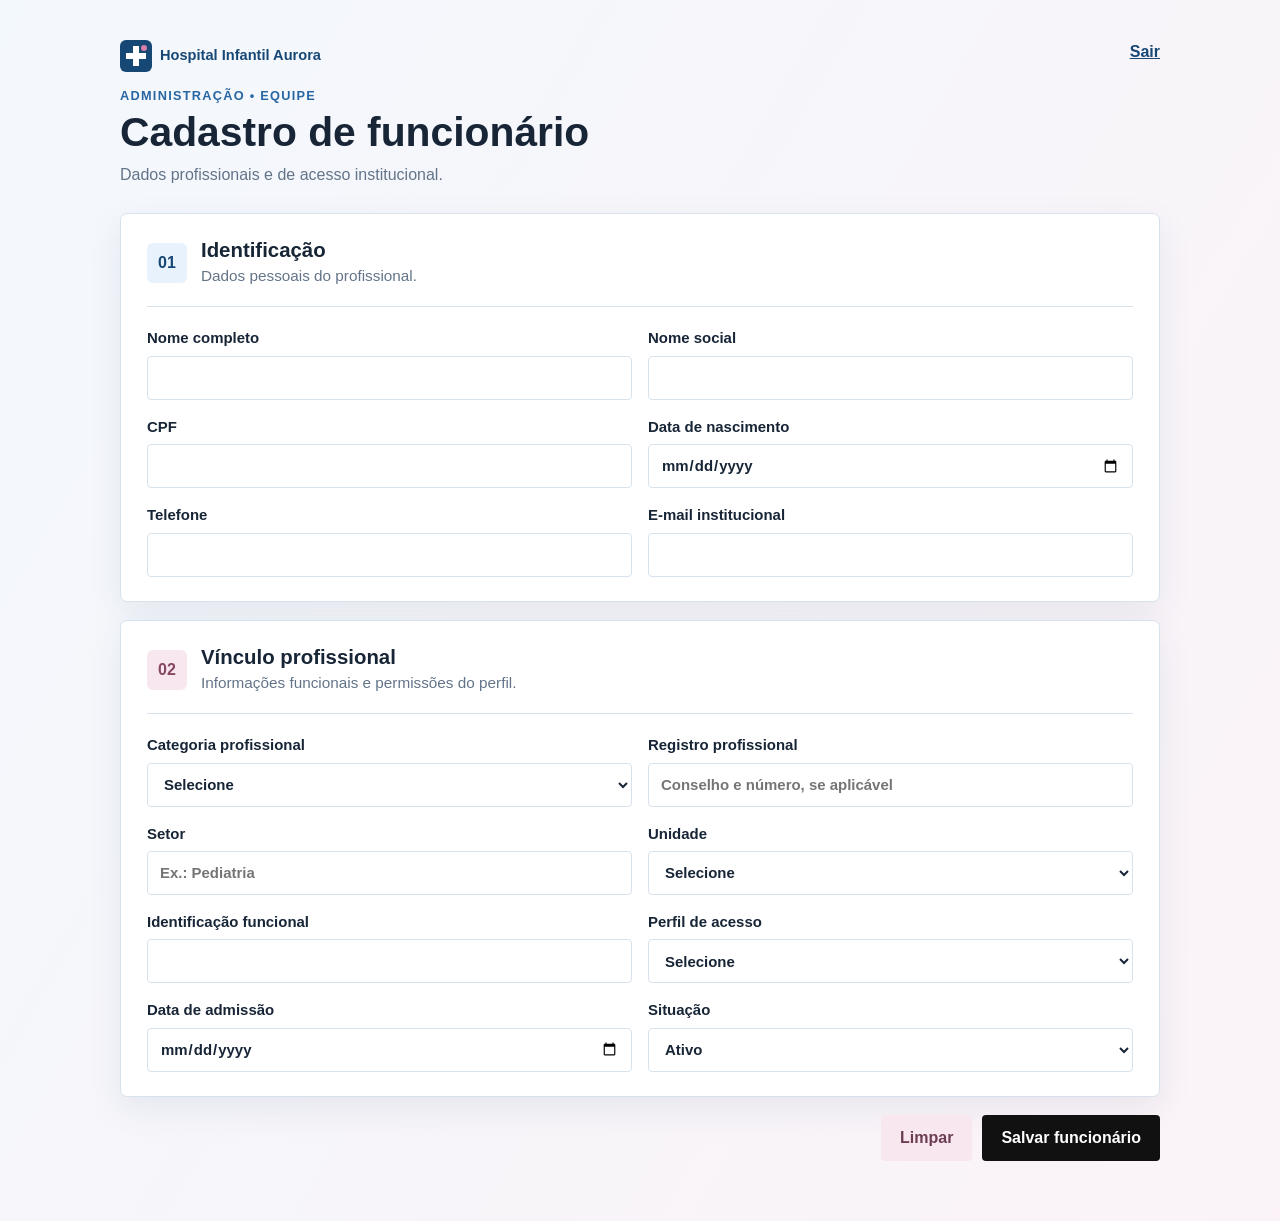
<file: Funcionario/index.html>
<!doctype html>
<html lang="pt-BR">
<head><meta charset="utf-8"><meta name="viewport" content="width=device-width, initial-scale=1"><meta name="theme-color" content="#eaf3ff"><link rel="icon" href="../assets/favicon.svg" type="image/svg+xml"><title>Cadastro de equipe | Hospital Infantil Aurora</title><link rel="stylesheet" href="styles.css?v=4"></head>
<body><main class="page-shell"><header class="page-header"><div><a class="hospital-brand" href="../02-login/index.html"><img src="../assets/favicon.svg" alt=""><span>Hospital Infantil Aurora</span></a><p class="eyebrow">Administração • Equipe</p><h1>Cadastro de funcionário</h1><p class="subtitle">Dados profissionais e de acesso institucional.</p></div><a class="text-link" href="../02-login/index.html">Sair</a></header>
<form class="employee-form"><section class="form-section"><div class="section-heading"><span class="step">01</span><div><h2>Identificação</h2><p>Dados pessoais do profissional.</p></div></div><div class="fields"><label>Nome completo<input name="full-name" autocomplete="name" required></label><label>Nome social<input name="social-name"></label><label>CPF<input name="cpf" inputmode="numeric" required></label><label>Data de nascimento<input name="birth-date" type="date"></label><label>Telefone<input name="phone" type="tel" autocomplete="tel"></label><label>E-mail institucional<input name="email" type="email" autocomplete="email" required></label></div></section>
<section class="form-section"><div class="section-heading"><span class="step step-pink">02</span><div><h2>Vínculo profissional</h2><p>Informações funcionais e permissões do perfil.</p></div></div><div class="fields"><label>Categoria profissional<select name="profession"><option value="">Selecione</option><option>Medicina</option><option>Enfermagem</option><option>Recepção</option><option>Administração</option><option>Outro</option></select></label><label>Registro profissional<input name="registration" placeholder="Conselho e número, se aplicável"></label><label>Setor<input name="department" placeholder="Ex.: Pediatria"></label><label>Unidade<select name="unit"><option value="">Selecione</option><option>Pronto atendimento</option><option>Internação</option><option>Ambulatório</option><option>Administrativo</option></select></label><label>Identificação funcional<input name="employee-id"></label><label>Perfil de acesso<select name="access"><option value="">Selecione</option><option>Assistencial</option><option>Recepção</option><option>Administrativo</option></select></label><label>Data de admissão<input name="start-date" type="date"></label><label>Situação<select name="status"><option>Ativo</option><option>Inativo</option></select></label></div></section>
<div class="form-actions"><button class="button button-secondary" type="reset">Limpar</button><a class="button button-primary" href="../08-painel-medico/index.html">Salvar funcionário</a></div></form></main></body></html>
</file>
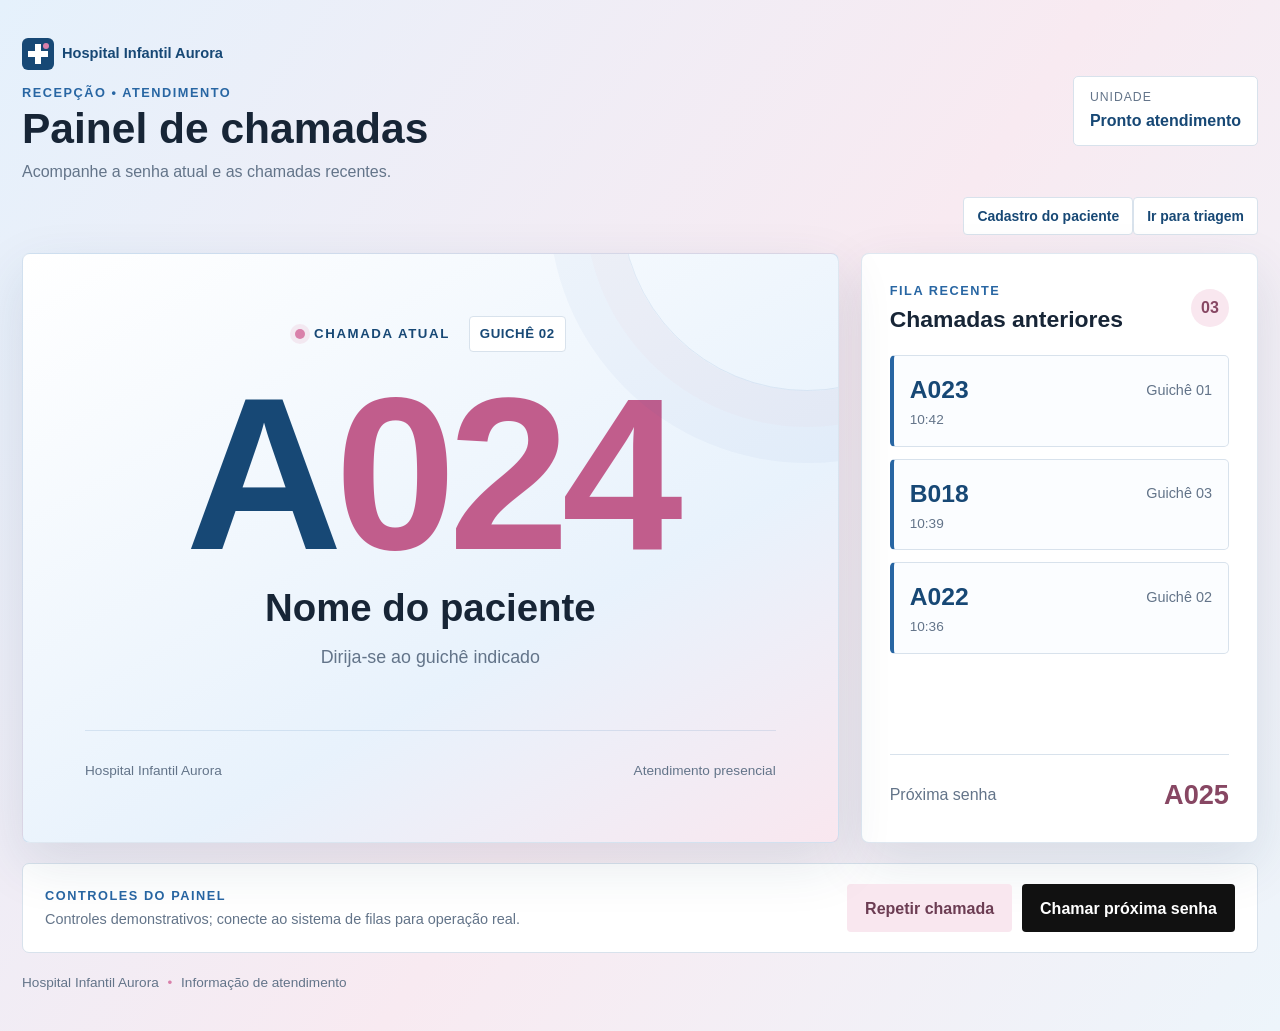
<file: Guiche/index.html>
<!doctype html>
<html lang="pt-BR">
<head><meta charset="utf-8"><meta name="viewport" content="width=device-width, initial-scale=1"><meta name="theme-color" content="#eaf3ff"><link rel="icon" href="../assets/favicon.svg" type="image/svg+xml"><title>Painel do guichê | Hospital Infantil Aurora</title><link rel="stylesheet" href="styles.css?v=4"></head>
<body><main class="page-shell"><header class="page-header"><div><a class="hospital-brand" href="../02-login/index.html"><img src="../assets/favicon.svg" alt=""><span>Hospital Infantil Aurora</span></a><p class="eyebrow">Recepção • Atendimento</p><h1>Painel de chamadas</h1><p class="subtitle">Acompanhe a senha atual e as chamadas recentes.</p></div><div class="clock"><span>Unidade</span><strong>Pronto atendimento</strong></div></header>
<nav class="workflow-nav" aria-label="Próxima etapa"><a class="workflow-link" href="../03-cadastro-paciente/index.html">Cadastro do paciente</a><a class="workflow-link" href="../05-triagem-pediatrica/index.html">Ir para triagem</a></nav>
<section class="queue-layout" aria-label="Painel de senhas"><article class="current-ticket"><div class="ticket-top"><span class="live-dot"></span><span>CHAMADA ATUAL</span><span class="counter">GUICHÊ 02</span></div><div class="ticket-code">A<span>024</span></div><div class="patient-name">Nome do paciente</div><div class="ticket-message">Dirija-se ao guichê indicado</div><div class="ticket-footer"><span>Hospital Infantil Aurora</span><span>Atendimento presencial</span></div></article>
<aside class="history-panel"><div class="history-heading"><div><p class="eyebrow">Fila recente</p><h2>Chamadas anteriores</h2></div><span class="history-count">03</span></div><ol><li><span class="history-number">A023</span><span class="history-destination">Guichê 01</span><time>10:42</time></li><li><span class="history-number">B018</span><span class="history-destination">Guichê 03</span><time>10:39</time></li><li><span class="history-number">A022</span><span class="history-destination">Guichê 02</span><time>10:36</time></li></ol><div class="next-ticket"><span>Próxima senha</span><strong>A025</strong></div></aside></section>
<section class="operator-bar"><div><p class="eyebrow">Controles do painel</p><p class="operator-note">Controles demonstrativos; conecte ao sistema de filas para operação real.</p></div><div class="actions"><button class="button button-secondary" type="button">Repetir chamada</button><button class="button button-primary" type="button">Chamar próxima senha</button></div></section><footer>Hospital Infantil Aurora <span>•</span> Informação de atendimento</footer></main></body></html>
</file>
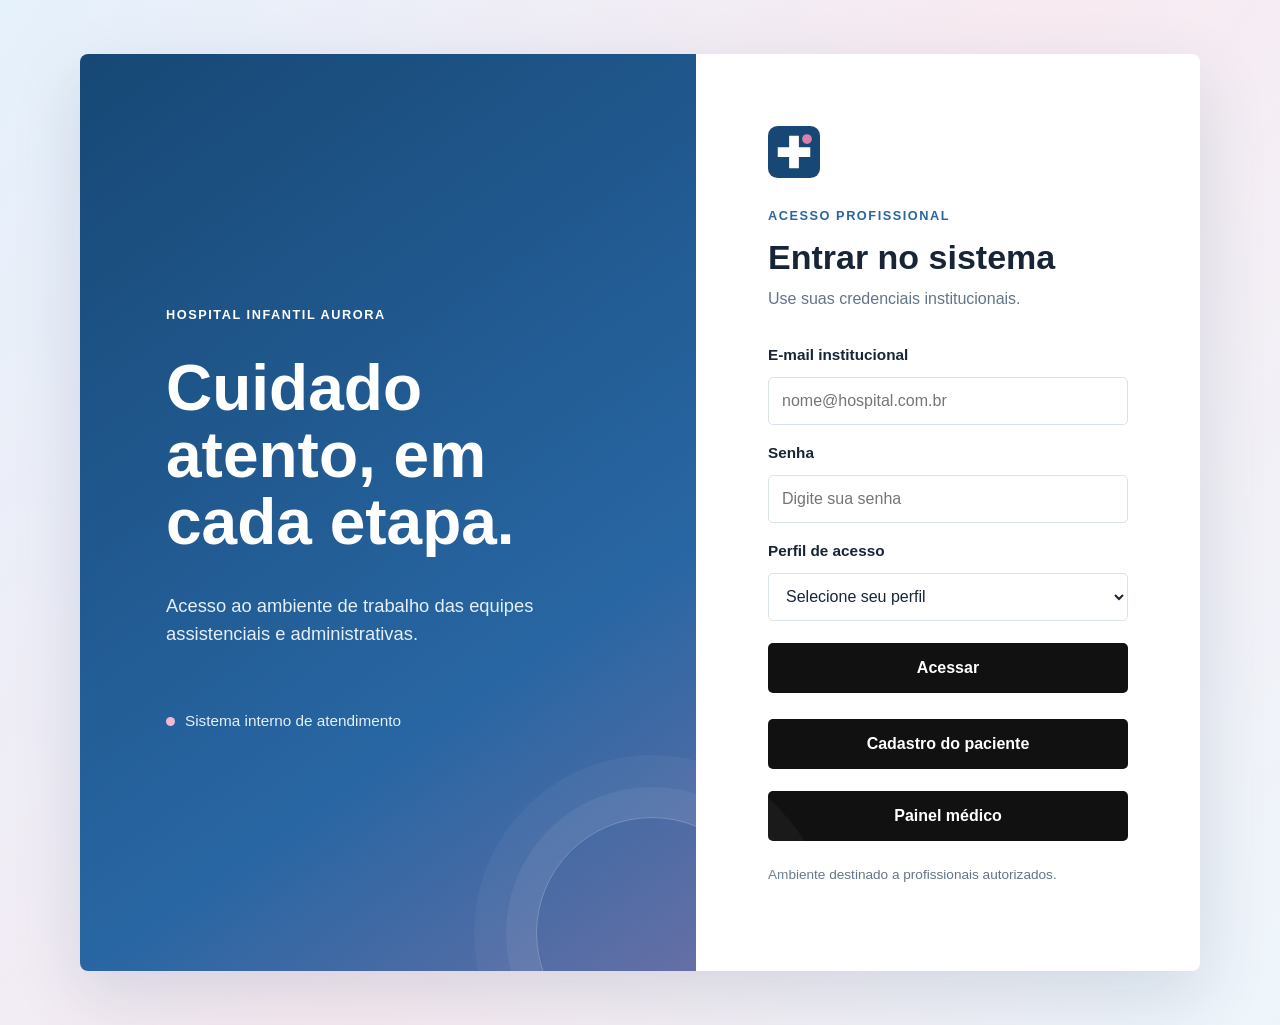
<file: Login/index.html>
<!doctype html>
<html lang="pt-BR">
<head>
  <meta charset="utf-8">
  <meta name="viewport" content="width=device-width, initial-scale=1">
  <meta name="theme-color" content="#eaf3ff">
  <link rel="icon" href="../assets/favicon.svg" type="image/svg+xml">
  <title>Entrar | Hospital Infantil Aurora</title>
  <link rel="stylesheet" href="styles.css?v=4">
</head>
<body>
  <main class="login-layout">
    <section class="welcome" aria-labelledby="welcome-title">
      <p class="eyebrow">Hospital Infantil Aurora</p>
      <h1 id="welcome-title">Cuidado atento, em cada etapa.</h1>
      <p class="welcome-copy">Acesso ao ambiente de trabalho das equipes assistenciais e administrativas.</p>
      <div class="welcome-note"><span class="status-dot"></span> Sistema interno de atendimento</div>
    </section>
    <section class="login-panel" aria-labelledby="login-title">
      <div class="brand-mark" aria-hidden="true"><img src="../assets/favicon.svg" alt=""></div>
      <p class="eyebrow">Acesso profissional</p>
      <h2 id="login-title">Entrar no sistema</h2>
      <p class="muted intro">Use suas credenciais institucionais.</p>
      <form class="form-stack">
        <label for="email">E-mail institucional</label>
        <input id="email" name="email" type="email" autocomplete="username" placeholder="nome@hospital.com.br" required>
        <label for="password">Senha</label>
        <input id="password" name="password" type="password" autocomplete="current-password" placeholder="Digite sua senha" required>
        <label for="role">Perfil de acesso</label>
        <select id="role" name="role" required>
          <option value="" selected disabled>Selecione seu perfil</option>
          <option>Medicina</option><option>Enfermagem</option><option>Recepção</option><option>Administração</option>
        </select>
        <button class="button button-primary" type="submit">Acessar</button>
      </form>
      <nav class="registration-links" aria-label="Cadastros">
        <a class="button button-primary" href="../03-cadastro-paciente/index.html">Cadastro do paciente</a>
        <a class="button button-primary" href="../08-painel-medico/index.html">Painel médico</a>
      </nav>
      <p class="footnote">Ambiente destinado a profissionais autorizados.</p>
    </section>
  </main>
</body>
</html>
</file>
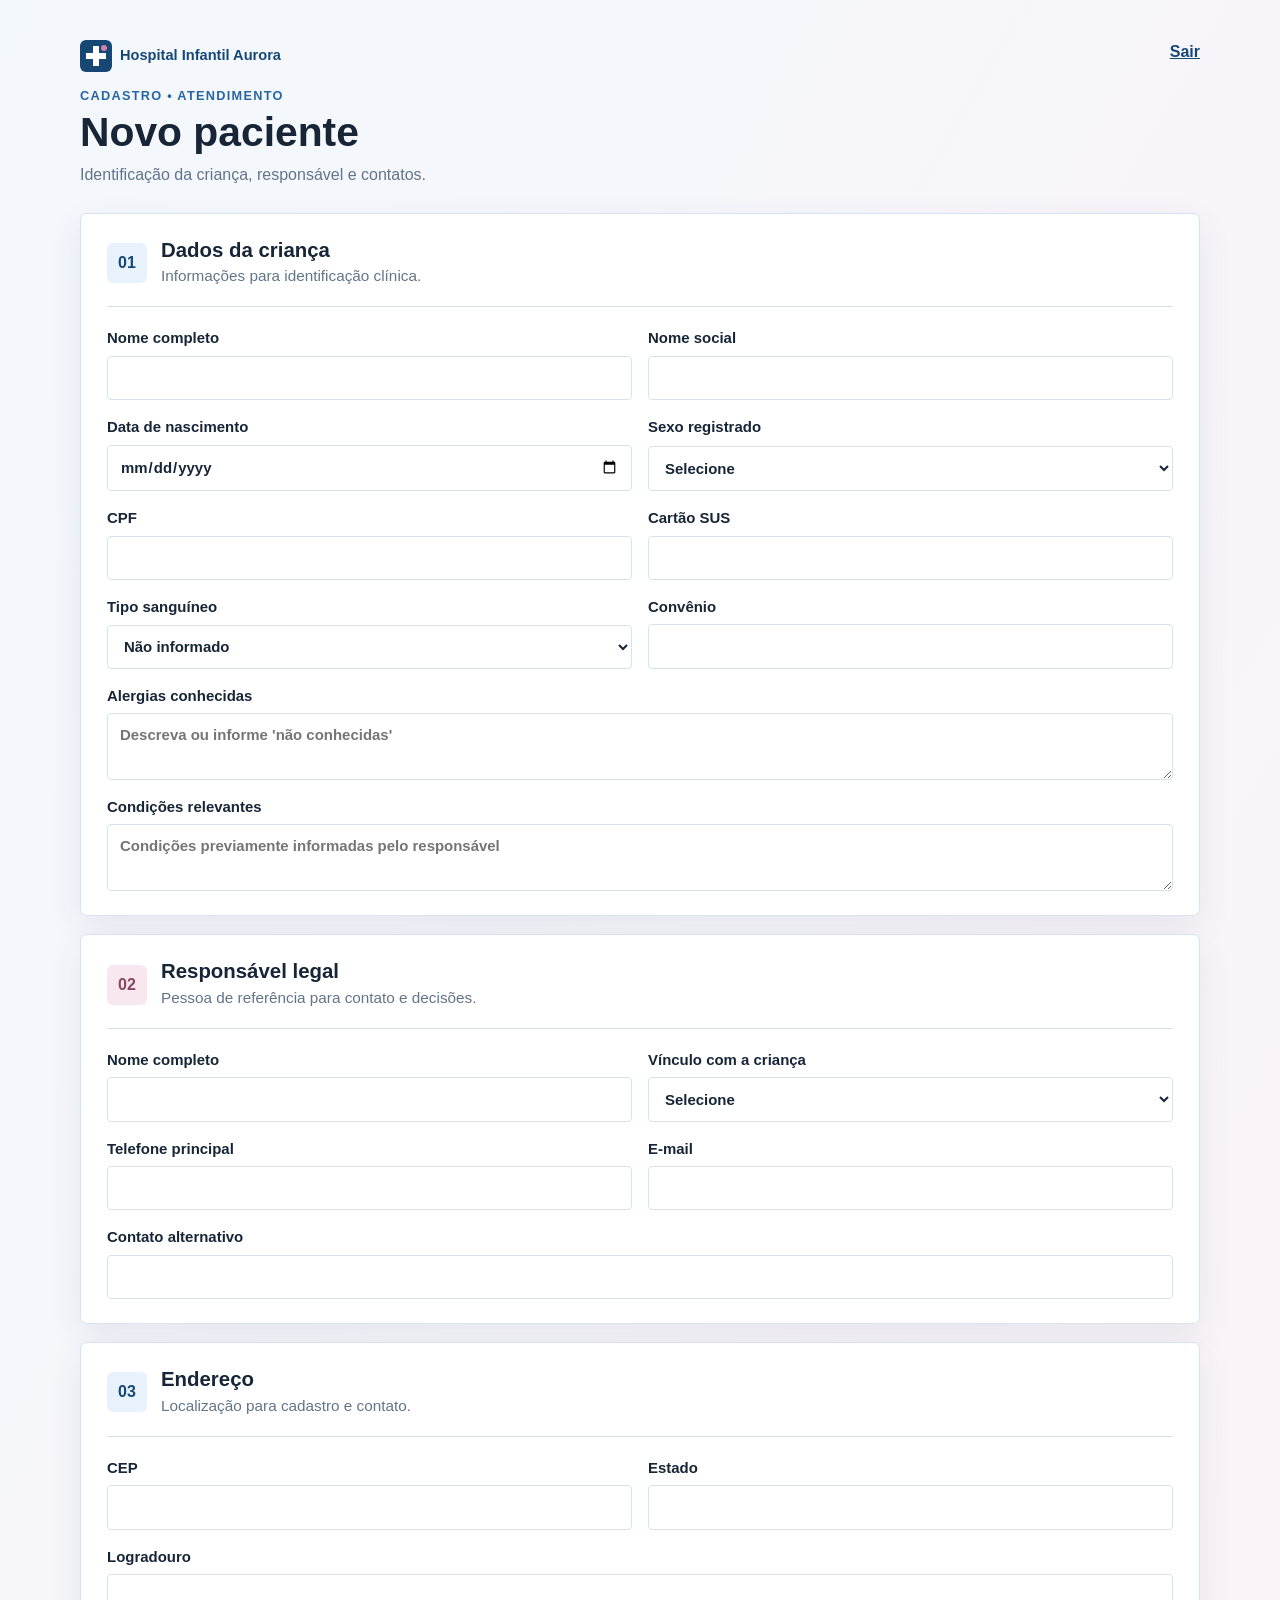
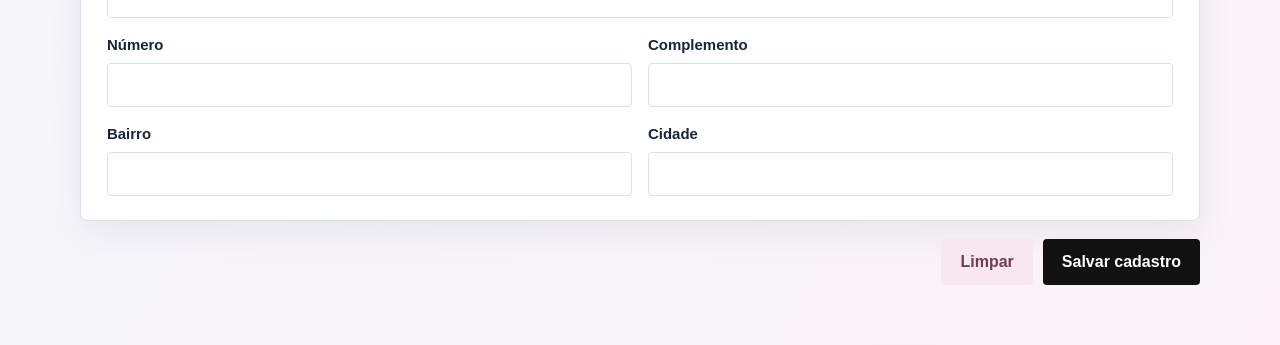
<file: Paciente/index.html>
<!doctype html>
<html lang="pt-BR">
<head>
  <meta charset="utf-8"><meta name="viewport" content="width=device-width, initial-scale=1">
  <meta name="theme-color" content="#eaf3ff"><link rel="icon" href="../assets/favicon.svg" type="image/svg+xml"><title>Cadastro de paciente | Hospital Infantil Aurora</title>
  <link rel="stylesheet" href="styles.css?v=4">
</head>
<body>
  <main class="page-shell">
    <header class="page-header"><div><a class="hospital-brand" href="../02-login/index.html"><img src="../assets/favicon.svg" alt=""><span>Hospital Infantil Aurora</span></a><p class="eyebrow">Cadastro • Atendimento</p><h1>Novo paciente</h1><p class="subtitle">Identificação da criança, responsável e contatos.</p></div><a class="text-link" href="../02-login/index.html">Sair</a></header>
    <form class="form-layout">
      <section class="form-section"><div class="section-heading"><span class="step">01</span><div><h2>Dados da criança</h2><p>Informações para identificação clínica.</p></div></div>
        <div class="fields"><label>Nome completo<input name="patient-name" autocomplete="name" required></label><label>Nome social<input name="social-name"></label><label>Data de nascimento<input name="birth-date" type="date" required></label><label>Sexo registrado<select name="sex"><option value="">Selecione</option><option>Feminino</option><option>Masculino</option><option>Não informado</option></select></label><label>CPF<input name="cpf" inputmode="numeric"></label><label>Cartão SUS<input name="sus" inputmode="numeric"></label><label>Tipo sanguíneo<select name="blood-type"><option>Não informado</option><option>A+</option><option>A-</option><option>B+</option><option>B-</option><option>AB+</option><option>AB-</option><option>O+</option><option>O-</option></select></label><label>Convênio<input name="insurance"></label><label class="span-2">Alergias conhecidas<textarea name="allergies" rows="2" placeholder="Descreva ou informe 'não conhecidas'"></textarea></label><label class="span-2">Condições relevantes<textarea name="conditions" rows="2" placeholder="Condições previamente informadas pelo responsável"></textarea></label></div>
      </section>
      <section class="form-section"><div class="section-heading"><span class="step step-pink">02</span><div><h2>Responsável legal</h2><p>Pessoa de referência para contato e decisões.</p></div></div>
        <div class="fields"><label>Nome completo<input name="guardian-name" required></label><label>Vínculo com a criança<select name="relationship"><option value="">Selecione</option><option>Mãe</option><option>Pai</option><option>Responsável legal</option><option>Outro</option></select></label><label>Telefone principal<input name="phone" type="tel" autocomplete="tel" required></label><label>E-mail<input name="guardian-email" type="email" autocomplete="email"></label><label class="span-2">Contato alternativo<input name="alternate-contact" type="tel"></label></div>
      </section>
      <section class="form-section"><div class="section-heading"><span class="step">03</span><div><h2>Endereço</h2><p>Localização para cadastro e contato.</p></div></div>
        <div class="fields"><label>CEP<input name="postal-code" inputmode="numeric" autocomplete="postal-code"></label><label>Estado<input name="state" autocomplete="address-level1"></label><label class="span-2">Logradouro<input name="street" autocomplete="street-address"></label><label>Número<input name="number"></label><label>Complemento<input name="complement"></label><label>Bairro<input name="district"></label><label>Cidade<input name="city" autocomplete="address-level2"></label></div>
      </section>
      <div class="form-actions"><button class="button button-secondary" type="reset">Limpar</button><a class="button button-primary" href="../07-guiche/index.html">Salvar cadastro</a></div>
    </form>
  </main>
</body>
</html>
</file>
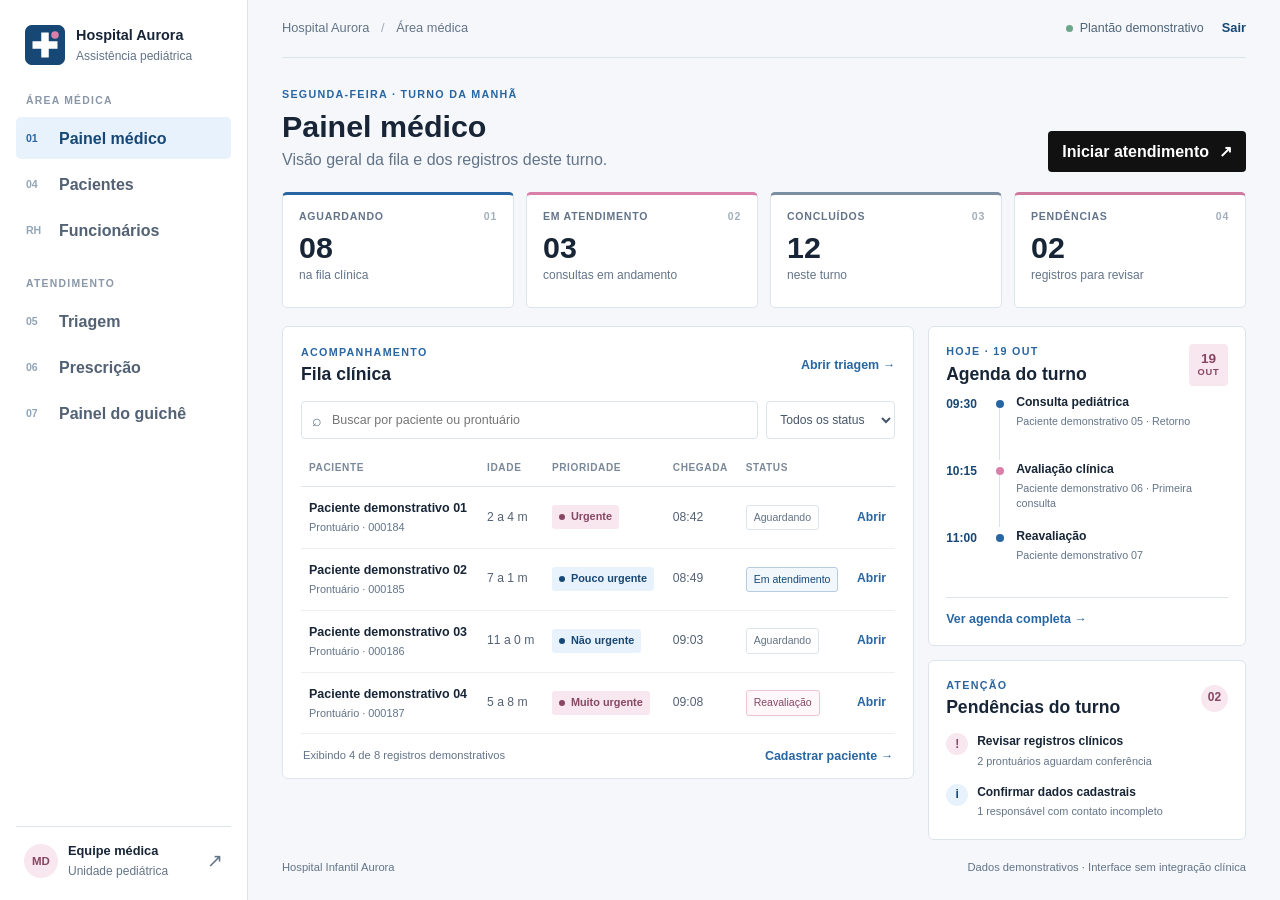
<file: Painel/index.html>
<!doctype html>
<html lang="pt-BR">
<head>
  <meta charset="utf-8">
  <meta name="viewport" content="width=device-width, initial-scale=1">
  <meta name="theme-color" content="#eaf3ff">
  <link rel="icon" href="../assets/favicon.svg" type="image/svg+xml">
  <title>Painel médico | Hospital Infantil Aurora</title>
  <link rel="stylesheet" href="styles.css?v=4">
</head>
<body>
  <div class="app-shell">
    <aside class="sidebar">
      <a class="brand" href="index.html" aria-label="Hospital Infantil Aurora, painel médico">
        <img class="brand-symbol" src="../assets/favicon.svg" alt="">
        <span><strong>Hospital Aurora</strong><small>Assistência pediátrica</small></span>
      </a>
      <p class="nav-label">ÁREA MÉDICA</p>
      <nav class="main-nav" aria-label="Navegação principal">
        <a class="nav-link active" href="#inicio" aria-current="page"><span class="nav-icon">01</span>Painel médico</a>
        <a class="nav-link" href="../03-cadastro-paciente/index.html"><span class="nav-icon">04</span>Pacientes</a>
        <a class="nav-link" href="../04-cadastro-funcionario/index.html"><span class="nav-icon">RH</span>Funcionários</a>
      </nav>
      <p class="nav-label nav-label-spaced">ATENDIMENTO</p>
      <nav class="main-nav" aria-label="Atalhos de atendimento">
        <a class="nav-link" href="../05-triagem-pediatrica/index.html"><span class="nav-icon">05</span>Triagem</a>
        <a class="nav-link" href="../06-prescricao-medica/index.html"><span class="nav-icon">06</span>Prescrição</a>
        <a class="nav-link" href="../07-guiche/index.html"><span class="nav-icon">07</span>Painel do guichê</a>
      </nav>
      <div class="sidebar-footer">
        <span class="avatar">MD</span>
        <span><strong>Equipe médica</strong><small>Unidade pediátrica</small></span>
        <a href="../02-login/index.html" aria-label="Sair do sistema" class="logout">↗</a>
      </div>
    </aside>

    <main class="main-content" id="inicio">
      <header class="topbar">
        <div class="breadcrumb">Hospital Aurora <span>/</span> Área médica</div>
        <div class="topbar-meta"><span class="shift-indicator"><i></i> Plantão demonstrativo</span><a class="profile-link" href="../02-login/index.html">Sair</a></div>
      </header>

      <section class="page-intro">
        <div><p class="eyebrow">SEGUNDA-FEIRA · TURNO DA MANHÃ</p><h1>Painel médico</h1><p class="intro-copy">Visão geral da fila e dos registros deste turno.</p></div>
        <a class="button button-black" href="../05-triagem-pediatrica/index.html">Iniciar atendimento <span aria-hidden="true">↗</span></a>
      </section>

      <section class="metric-row" aria-label="Resumo do turno">
        <article class="metric metric-blue"><div class="metric-heading"><span>AGUARDANDO</span><span class="metric-marker">01</span></div><strong>08</strong><small>na fila clínica</small></article>
        <article class="metric metric-pink"><div class="metric-heading"><span>EM ATENDIMENTO</span><span class="metric-marker">02</span></div><strong>03</strong><small>consultas em andamento</small></article>
        <article class="metric metric-neutral"><div class="metric-heading"><span>CONCLUÍDOS</span><span class="metric-marker">03</span></div><strong>12</strong><small>neste turno</small></article>
        <article class="metric metric-alert"><div class="metric-heading"><span>PENDÊNCIAS</span><span class="metric-marker">04</span></div><strong>02</strong><small>registros para revisar</small></article>
      </section>

      <section class="work-grid">
        <section class="work-section queue-section" id="fila" aria-labelledby="queue-title">
          <header class="section-header"><div><p class="eyebrow">ACOMPANHAMENTO</p><h2 id="queue-title">Fila clínica</h2></div><a class="quiet-link" href="../05-triagem-pediatrica/index.html">Abrir triagem <span aria-hidden="true">→</span></a></header>
          <div class="filter-bar"><label class="search-field"><span aria-hidden="true">⌕</span><input type="search" placeholder="Buscar por paciente ou prontuário" aria-label="Buscar por paciente ou prontuário"></label><label class="filter-select"><span class="sr-only">Filtrar fila</span><select aria-label="Filtrar fila"><option>Todos os status</option><option>Aguardando</option><option>Em atendimento</option><option>Reavaliação</option></select></label></div>
          <div class="table-scroll"><table class="queue-table"><thead><tr><th>Paciente</th><th>Idade</th><th>Prioridade</th><th>Chegada</th><th>Status</th><th><span class="sr-only">Ações</span></th></tr></thead><tbody>
            <tr><td><strong>Paciente demonstrativo 01</strong><small>Prontuário · 000184</small></td><td>2 a 4 m</td><td><span class="priority priority-pink"><i></i>Urgente</span></td><td>08:42</td><td><span class="status status-waiting">Aguardando</span></td><td><a class="row-action" href="../05-triagem-pediatrica/index.html">Abrir</a></td></tr>
            <tr><td><strong>Paciente demonstrativo 02</strong><small>Prontuário · 000185</small></td><td>7 a 1 m</td><td><span class="priority priority-blue"><i></i>Pouco urgente</span></td><td>08:49</td><td><span class="status status-active">Em atendimento</span></td><td><a class="row-action" href="../06-prescricao-medica/index.html">Abrir</a></td></tr>
            <tr><td><strong>Paciente demonstrativo 03</strong><small>Prontuário · 000186</small></td><td>11 a 0 m</td><td><span class="priority priority-blue"><i></i>Não urgente</span></td><td>09:03</td><td><span class="status status-waiting">Aguardando</span></td><td><a class="row-action" href="../05-triagem-pediatrica/index.html">Abrir</a></td></tr>
            <tr><td><strong>Paciente demonstrativo 04</strong><small>Prontuário · 000187</small></td><td>5 a 8 m</td><td><span class="priority priority-pink"><i></i>Muito urgente</span></td><td>09:08</td><td><span class="status status-review">Reavaliação</span></td><td><a class="row-action" href="../06-prescricao-medica/index.html">Abrir</a></td></tr>
          </tbody></table></div>
          <footer class="table-footer"><span>Exibindo 4 de 8 registros demonstrativos</span><a href="../03-cadastro-paciente/index.html">Cadastrar paciente <span aria-hidden="true">→</span></a></footer>
        </section>

        <aside class="side-column">
          <section class="work-section schedule-section" id="agenda" aria-labelledby="schedule-title">
            <header class="section-header"><div><p class="eyebrow">HOJE · 19 OUT</p><h2 id="schedule-title">Agenda do turno</h2></div><span class="calendar-date">19<strong>OUT</strong></span></header>
            <ol class="schedule-list">
              <li class="schedule-item"><time>09:30</time><span class="schedule-line"></span><div><strong>Consulta pediátrica</strong><small>Paciente demonstrativo 05 · Retorno</small></div></li>
              <li class="schedule-item"><time>10:15</time><span class="schedule-line pink-line"></span><div><strong>Avaliação clínica</strong><small>Paciente demonstrativo 06 · Primeira consulta</small></div></li>
              <li class="schedule-item"><time>11:00</time><span class="schedule-line"></span><div><strong>Reavaliação</strong><small>Paciente demonstrativo 07</small></div></li>
            </ol>
            <a class="schedule-link" href="#agenda">Ver agenda completa <span aria-hidden="true">→</span></a>
          </section>
          <section class="work-section notes-section" aria-labelledby="notes-title">
            <header class="section-header"><div><p class="eyebrow">ATENÇÃO</p><h2 id="notes-title">Pendências do turno</h2></div><span class="pending-count">02</span></header>
            <ul class="pending-list"><li><span class="pending-symbol">!</span><span><strong>Revisar registros clínicos</strong><small>2 prontuários aguardam conferência</small></span></li><li><span class="pending-symbol pending-blue">i</span><span><strong>Confirmar dados cadastrais</strong><small>1 responsável com contato incompleto</small></span></li></ul>
          </section>
        </aside>
      </section>
      <footer class="page-footer"><span>Hospital Infantil Aurora</span><span>Dados demonstrativos · Interface sem integração clínica</span></footer>
    </main>
  </div>
</body>
</html>
</file>
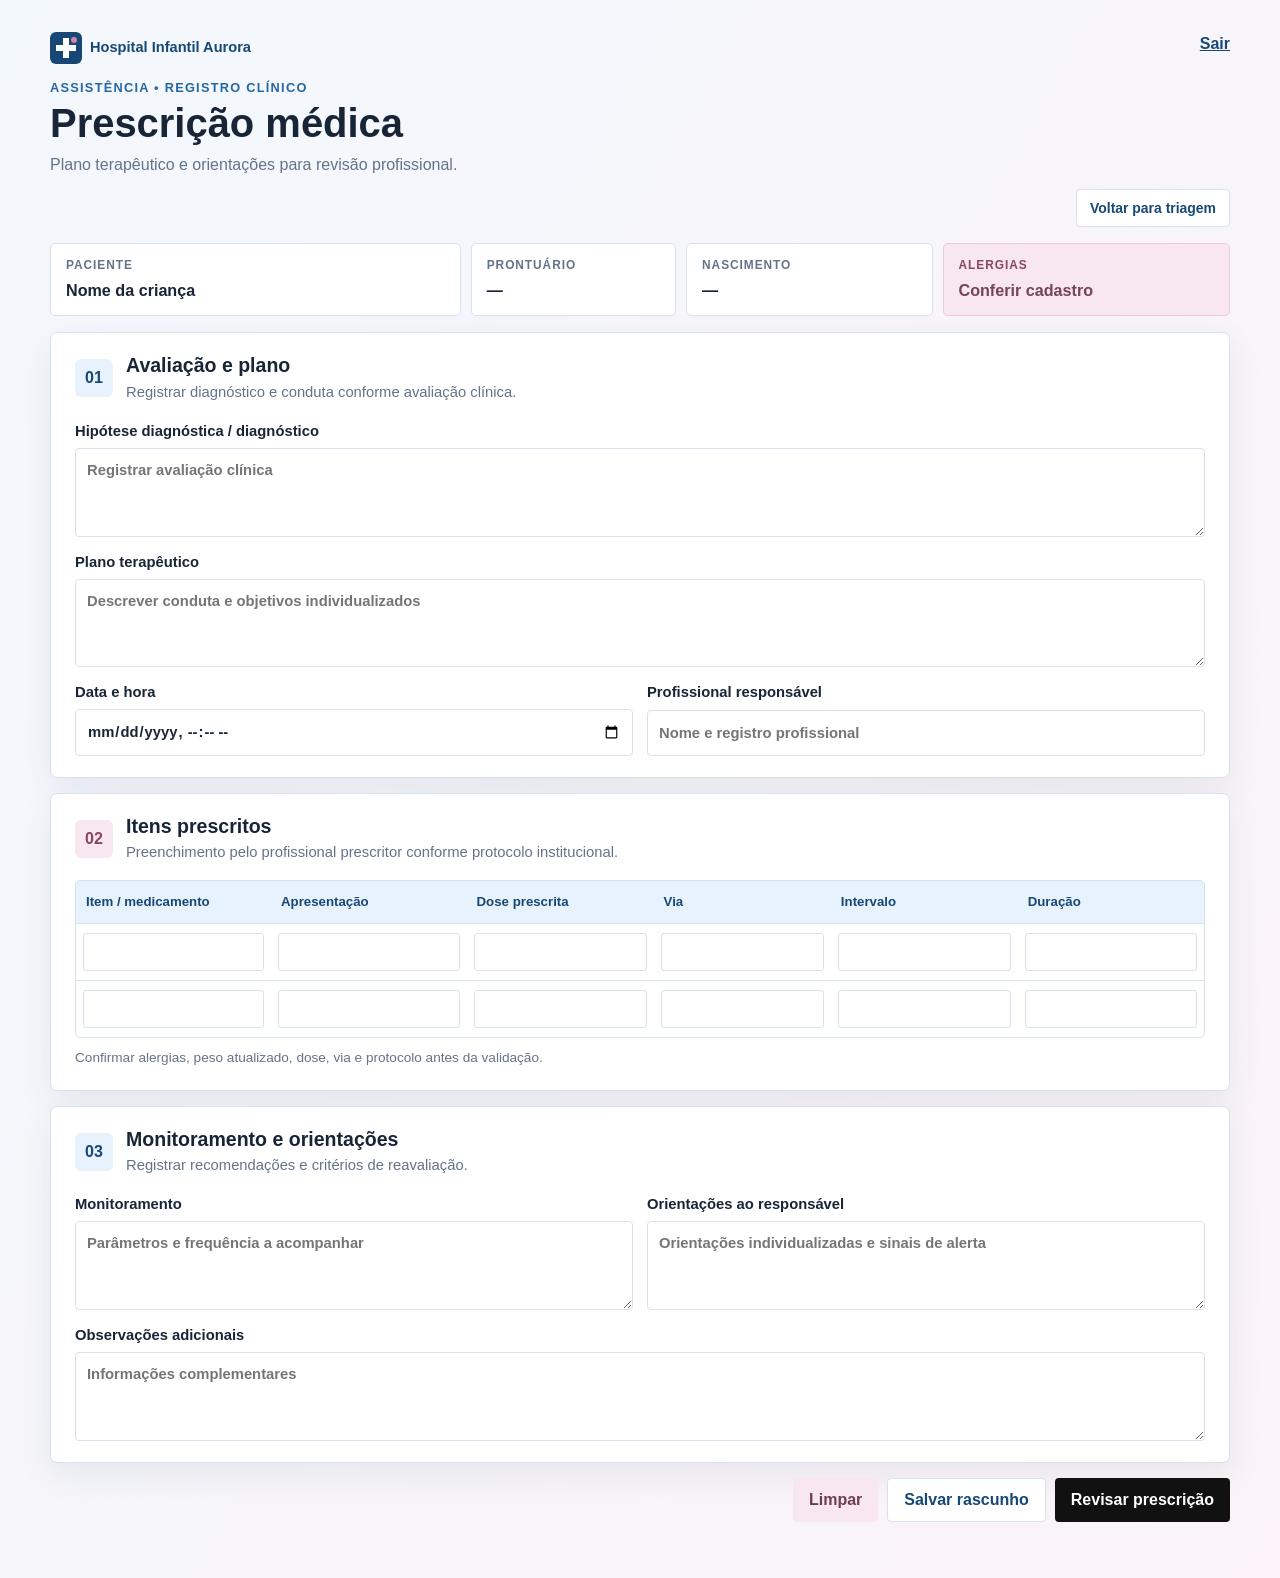
<file: Prescricao/index.html>
<!doctype html>
<html lang="pt-BR">
<head><meta charset="utf-8"><meta name="viewport" content="width=device-width, initial-scale=1"><meta name="theme-color" content="#eaf3ff"><link rel="icon" href="../assets/favicon.svg" type="image/svg+xml"><title>Prescrição | Hospital Infantil Aurora</title><link rel="stylesheet" href="styles.css?v=4"></head>
<body><main class="page-shell"><header class="page-header"><div><a class="hospital-brand" href="../02-login/index.html"><img src="../assets/favicon.svg" alt=""><span>Hospital Infantil Aurora</span></a><p class="eyebrow">Assistência • Registro clínico</p><h1>Prescrição médica</h1><p class="subtitle">Plano terapêutico e orientações para revisão profissional.</p></div><a class="text-link" href="../02-login/index.html">Sair</a></header>
<nav class="workflow-nav" aria-label="Etapa anterior"><a class="workflow-link" href="../05-triagem-pediatrica/index.html">Voltar para triagem</a></nav>
<section class="patient-strip"><div><span class="label-small">Paciente</span><strong>Nome da criança</strong></div><div><span class="label-small">Prontuário</span><strong>—</strong></div><div><span class="label-small">Nascimento</span><strong>—</strong></div><div class="allergy-flag"><span class="label-small">Alergias</span><strong>Conferir cadastro</strong></div></section>
<form class="prescription-layout"><section class="prescription-section"><div class="section-heading"><span class="step">01</span><div><h2>Avaliação e plano</h2><p>Registrar diagnóstico e conduta conforme avaliação clínica.</p></div></div><div class="fields"><label class="span-2">Hipótese diagnóstica / diagnóstico<textarea rows="3" placeholder="Registrar avaliação clínica"></textarea></label><label class="span-2">Plano terapêutico<textarea rows="3" placeholder="Descrever conduta e objetivos individualizados"></textarea></label><label>Data e hora<input type="datetime-local"></label><label>Profissional responsável<input placeholder="Nome e registro profissional"></label></div></section>
<section class="prescription-section"><div class="section-heading"><span class="step step-pink">02</span><div><h2>Itens prescritos</h2><p>Preenchimento pelo profissional prescritor conforme protocolo institucional.</p></div></div><div class="table-wrap"><table><thead><tr><th>Item / medicamento</th><th>Apresentação</th><th>Dose prescrita</th><th>Via</th><th>Intervalo</th><th>Duração</th></tr></thead><tbody><tr><td><input aria-label="Item ou medicamento"></td><td><input aria-label="Apresentação"></td><td><input aria-label="Dose prescrita"></td><td><input aria-label="Via"></td><td><input aria-label="Intervalo"></td><td><input aria-label="Duração"></td></tr><tr><td><input aria-label="Item ou medicamento adicional"></td><td><input aria-label="Apresentação adicional"></td><td><input aria-label="Dose adicional"></td><td><input aria-label="Via adicional"></td><td><input aria-label="Intervalo adicional"></td><td><input aria-label="Duração adicional"></td></tr></tbody></table></div><p class="table-note">Confirmar alergias, peso atualizado, dose, via e protocolo antes da validação.</p></section>
<section class="prescription-section"><div class="section-heading"><span class="step">03</span><div><h2>Monitoramento e orientações</h2><p>Registrar recomendações e critérios de reavaliação.</p></div></div><div class="fields"><label>Monitoramento<textarea rows="3" placeholder="Parâmetros e frequência a acompanhar"></textarea></label><label>Orientações ao responsável<textarea rows="3" placeholder="Orientações individualizadas e sinais de alerta"></textarea></label><label class="span-2">Observações adicionais<textarea rows="3" placeholder="Informações complementares"></textarea></label></div></section>
<div class="form-actions"><button class="button button-secondary" type="reset">Limpar</button><button class="button button-outline" type="button">Salvar rascunho</button><button class="button button-primary" type="submit">Revisar prescrição</button></div></form></main></body></html>
</file>
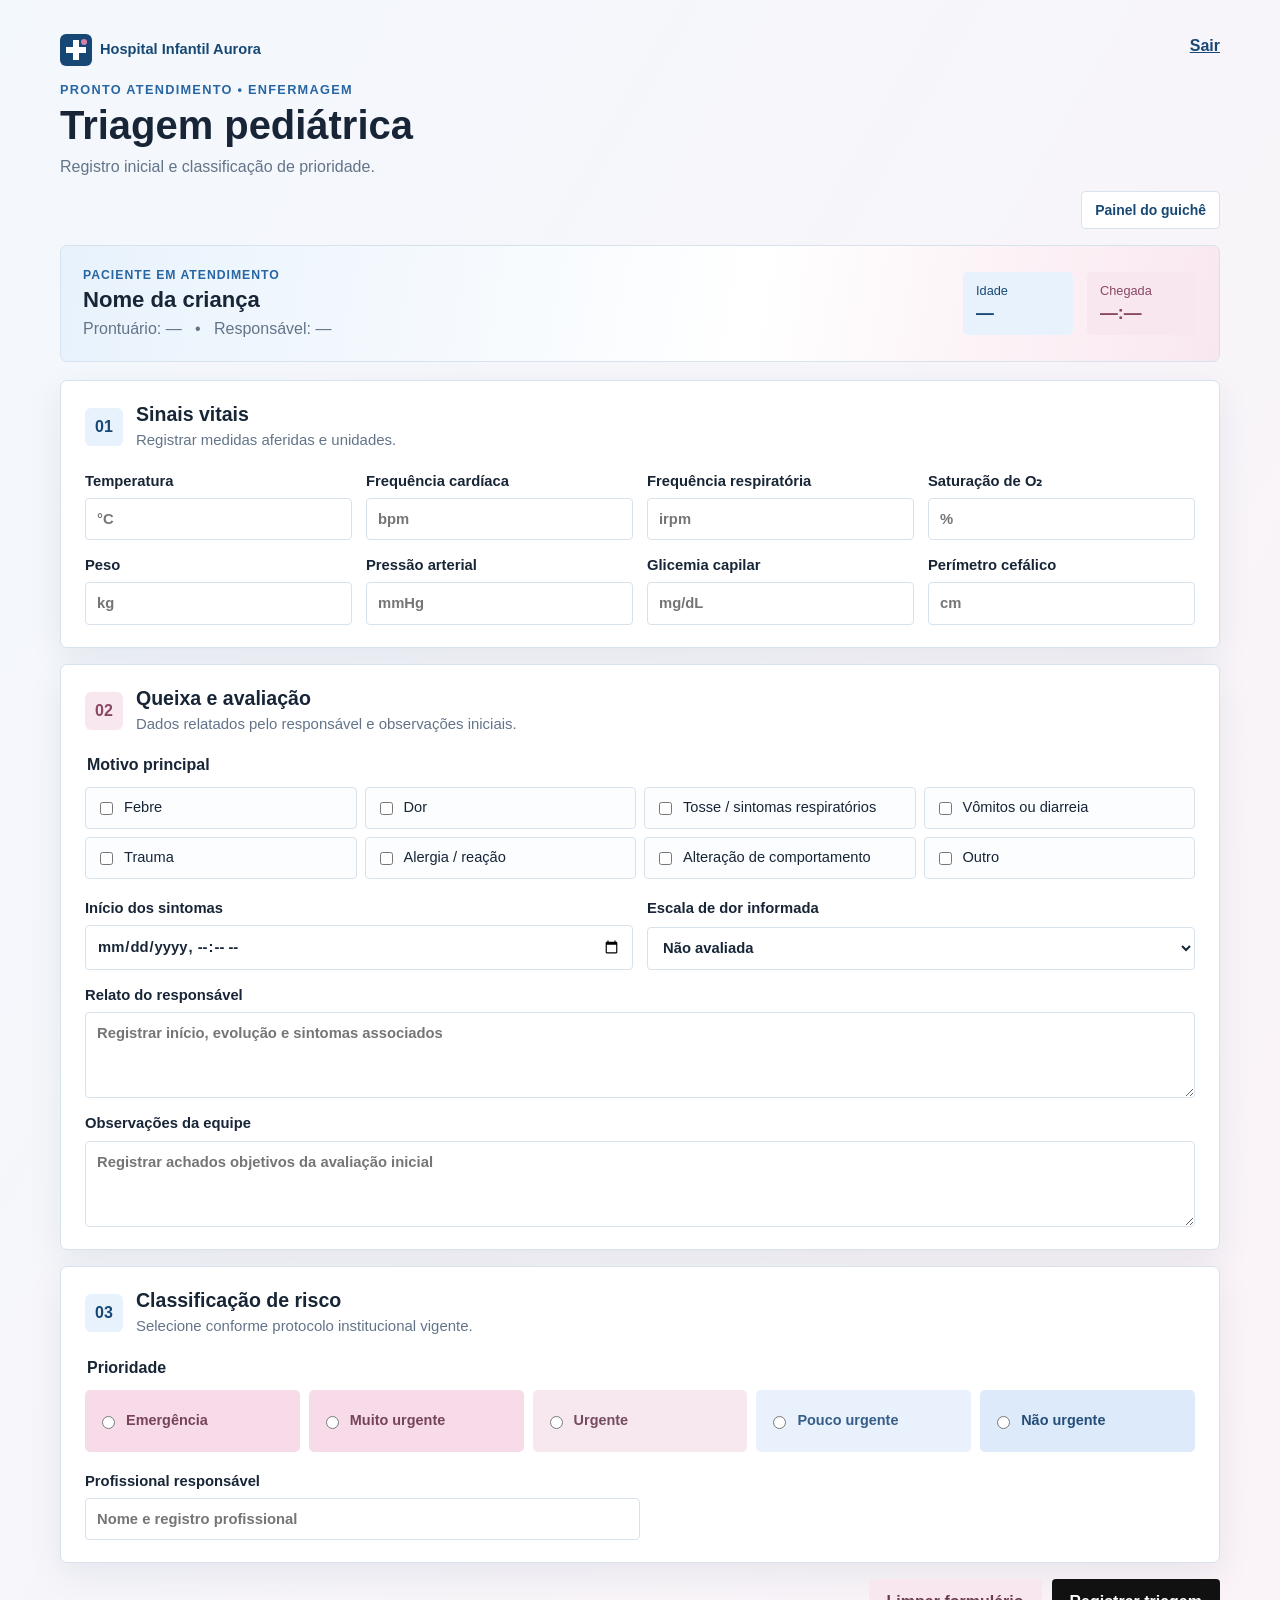
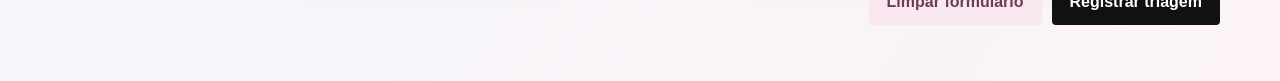
<file: Triagem/index.html>
<!doctype html>
<html lang="pt-BR">
<head><meta charset="utf-8"><meta name="viewport" content="width=device-width, initial-scale=1"><meta name="theme-color" content="#eaf3ff"><link rel="icon" href="../assets/favicon.svg" type="image/svg+xml"><title>Triagem pediátrica | Hospital Infantil Aurora</title><link rel="stylesheet" href="styles.css?v=4"></head>
<body><main class="page-shell"><header class="page-header"><div><a class="hospital-brand" href="../02-login/index.html"><img src="../assets/favicon.svg" alt=""><span>Hospital Infantil Aurora</span></a><p class="eyebrow">Pronto atendimento • Enfermagem</p><h1>Triagem pediátrica</h1><p class="subtitle">Registro inicial e classificação de prioridade.</p></div><a class="text-link" href="../02-login/index.html">Sair</a></header>
<nav class="workflow-nav" aria-label="Próxima etapa"><a class="workflow-link" href="../07-guiche/index.html">Painel do guichê</a></nav>
<section class="patient-banner"><div><p class="label-small">Paciente em atendimento</p><h2>Nome da criança</h2><p class="muted">Prontuário: — &nbsp; • &nbsp; Responsável: —</p></div><div class="patient-meta"><span>Idade</span><strong>—</strong></div><div class="patient-meta pink-meta"><span>Chegada</span><strong>—:—</strong></div></section>
<form class="triage-layout"><section class="triage-section"><div class="section-heading"><span class="step">01</span><div><h2>Sinais vitais</h2><p>Registrar medidas aferidas e unidades.</p></div></div><div class="vitals-grid"><label>Temperatura<input inputmode="decimal" placeholder="°C"></label><label>Frequência cardíaca<input inputmode="numeric" placeholder="bpm"></label><label>Frequência respiratória<input inputmode="numeric" placeholder="irpm"></label><label>Saturação de O₂<input inputmode="numeric" placeholder="%"></label><label>Peso<input inputmode="decimal" placeholder="kg"></label><label>Pressão arterial<input placeholder="mmHg"></label><label>Glicemia capilar<input inputmode="numeric" placeholder="mg/dL"></label><label>Perímetro cefálico<input inputmode="decimal" placeholder="cm"></label></div></section>
<section class="triage-section"><div class="section-heading"><span class="step step-pink">02</span><div><h2>Queixa e avaliação</h2><p>Dados relatados pelo responsável e observações iniciais.</p></div></div><fieldset><legend>Motivo principal</legend><div class="check-grid"><label class="check"><input type="checkbox"> Febre</label><label class="check"><input type="checkbox"> Dor</label><label class="check"><input type="checkbox"> Tosse / sintomas respiratórios</label><label class="check"><input type="checkbox"> Vômitos ou diarreia</label><label class="check"><input type="checkbox"> Trauma</label><label class="check"><input type="checkbox"> Alergia / reação</label><label class="check"><input type="checkbox"> Alteração de comportamento</label><label class="check"><input type="checkbox"> Outro</label></div></fieldset><div class="fields"><label>Início dos sintomas<input type="datetime-local"></label><label>Escala de dor informada<select><option>Não avaliada</option><option>Sem dor</option><option>Leve</option><option>Moderada</option><option>Intensa</option></select></label><label class="span-2">Relato do responsável<textarea rows="3" placeholder="Registrar início, evolução e sintomas associados"></textarea></label><label class="span-2">Observações da equipe<textarea rows="3" placeholder="Registrar achados objetivos da avaliação inicial"></textarea></label></div></section>
<section class="triage-section"><div class="section-heading"><span class="step">03</span><div><h2>Classificação de risco</h2><p>Selecione conforme protocolo institucional vigente.</p></div></div><fieldset><legend>Prioridade</legend><div class="risk-grid"><label class="risk-option risk-urgent"><input type="radio" name="risk"> Emergência</label><label class="risk-option risk-high"><input type="radio" name="risk"> Muito urgente</label><label class="risk-option risk-medium"><input type="radio" name="risk"> Urgente</label><label class="risk-option risk-low"><input type="radio" name="risk"> Pouco urgente</label><label class="risk-option risk-blue"><input type="radio" name="risk"> Não urgente</label></div></fieldset><label class="full-label">Profissional responsável<input name="professional" placeholder="Nome e registro profissional"></label></section>
<div class="form-actions"><button class="button button-secondary" type="reset">Limpar formulário</button><a class="button button-primary" href="../06-prescricao-medica/index.html">Registrar triagem</a></div></form></main></body></html>
</file>
<file: Funcionario/styles.css>
html{font-size:17px}
body{font-size:16px!important}
h1,h2,h3,h4,h5,h6{font-weight:800!important;line-height:1.2}
h3{font-size:1.5rem!important}h4{font-size:1.25rem!important}h5{font-size:1.1rem!important}h6{font-size:1rem!important}
.form-actions a{display:inline-flex;align-items:center;justify-content:center;text-decoration:none}
.hospital-brand{display:flex;align-items:center;gap:8px;margin:0 0 14px;color:var(--blue-dark);font-size:.86rem;font-weight:800;text-decoration:none}
.hospital-brand img{width:32px;height:32px;flex:none}
.hospital-brand:hover{color:#874763}
:root{--blue:#2866a3;--blue-dark:#174875;--blue-pale:#e8f2fc;--pink:#d980aa;--pink-pale:#f9e7ef;--ink:#172536;--muted:#637489;--line:#d8e2ec;--paper:#fff;--black:#111;--shadow:0 12px 35px rgba(24,62,99,.08)}*{box-sizing:border-box}body{margin:0;background:linear-gradient(120deg,#f3f8fd,#fbf3f7);color:var(--ink);font:15px/1.5 'Segoe UI',sans-serif}.page-shell{width:min(1040px,calc(100% - 36px));margin:auto;padding:40px 0 60px}.page-header{display:flex;justify-content:space-between;align-items:flex-start;margin-bottom:26px}.eyebrow{margin:0 0 5px;color:var(--blue);font-size:.75rem;font-weight:800;text-transform:uppercase;letter-spacing:.1em}h1,h2,p{margin-top:0}.page-header h1{font-size:2.4rem;line-height:1.1;margin-bottom:8px}.subtitle{color:var(--muted);margin:0}.text-link{color:var(--blue-dark);font-weight:700}.employee-form{display:grid;gap:18px}.form-section{background:var(--paper);border:1px solid var(--line);border-radius:7px;box-shadow:var(--shadow);padding:24px 26px}.section-heading{display:flex;align-items:center;gap:14px;padding-bottom:18px;border-bottom:1px solid var(--line);margin-bottom:20px}.section-heading h2{font-size:1.2rem;margin:0 0 3px}.section-heading p{color:var(--muted);font-size:.9rem;margin:0}.step{display:grid;place-items:center;flex:none;width:40px;height:40px;border-radius:6px;background:var(--blue-pale);color:var(--blue-dark);font-weight:900}.step-pink{background:var(--pink-pale);color:#874763}.fields{display:grid;grid-template-columns:repeat(2,minmax(0,1fr));gap:16px}.fields label{display:grid;gap:6px;font-weight:700;font-size:.88rem}.fields input,.fields select{height:44px;width:100%;padding:0 12px;border:1px solid var(--line);border-radius:4px;background:#fff;font:inherit;color:var(--ink)}.fields input:focus,.fields select:focus{outline:3px solid rgba(40,102,163,.14);border-color:var(--blue)}.form-actions{display:flex;justify-content:flex-end;gap:10px}.button{min-height:46px;padding:0 19px;border:0;border-radius:4px;font:inherit;font-weight:800;cursor:pointer}.button-primary{background:var(--black);color:#fff}.button-primary:hover{background:#2c2c2c}.button-secondary{background:var(--pink-pale);color:#6c3d53}@media(max-width:620px){.page-shell{width:calc(100% - 24px);padding-top:26px}.page-header h1{font-size:2rem}.fields{grid-template-columns:1fr}.form-section{padding:19px 16px}.form-actions{flex-direction:column-reverse}.button{width:100%}}
</file>
<file: Guiche/styles.css>
html{font-size:17px}
body{font-size:16px!important}
h1,h2,h3,h4,h5,h6{font-weight:800!important;line-height:1.2}
h3{font-size:1.5rem!important}h4{font-size:1.25rem!important}h5{font-size:1.1rem!important}h6{font-size:1rem!important}
.workflow-nav{display:flex;justify-content:flex-end;margin:-10px 0 18px}
.workflow-link{display:inline-flex;align-items:center;min-height:38px;padding:0 13px;border:1px solid var(--line);border-radius:4px;background:#fff;color:var(--blue-dark);font-size:.82rem;font-weight:800;text-decoration:none}
.workflow-link:hover{border-color:var(--pink);background:var(--pink-pale)}
.hospital-brand{display:flex;align-items:center;gap:8px;margin:0 0 14px;color:var(--blue-dark);font-size:.86rem;font-weight:800;text-decoration:none}
.hospital-brand img{width:32px;height:32px;flex:none}
.hospital-brand:hover{color:#874763}
:root{--blue:#2866a3;--blue-dark:#174875;--blue-pale:#e8f2fc;--pink:#d980aa;--pink-pale:#f9e7ef;--ink:#172536;--muted:#637489;--line:#d8e2ec;--paper:#fff;--black:#111;--shadow:0 20px 55px rgba(24,62,99,.12)}*{box-sizing:border-box}body{margin:0;min-height:100vh;background:linear-gradient(125deg,#e5f1fc,#f8eaf1 55%,#edf5fb);color:var(--ink);font:16px/1.45 'Segoe UI',sans-serif}.page-shell{width:min(1320px,calc(100% - 44px));margin:auto;padding:38px 0}.page-header{display:flex;justify-content:space-between;align-items:center;margin-bottom:24px}.eyebrow{margin:0 0 5px;color:var(--blue);font-size:.75rem;font-weight:900;text-transform:uppercase;letter-spacing:.12em}h1,h2,p{margin-top:0}.page-header h1{font-size:2.5rem;line-height:1.05;margin-bottom:8px}.subtitle{color:var(--muted);margin:0}.clock{display:grid;gap:3px;padding:12px 16px;background:#fff;border:1px solid var(--line);border-radius:5px}.clock span{font-size:.72rem;color:var(--muted);text-transform:uppercase;letter-spacing:.08em}.clock strong{color:var(--blue-dark)}.queue-layout{display:grid;grid-template-columns:minmax(0,1.85fr) minmax(310px,.9fr);gap:22px;align-items:stretch}.current-ticket,.history-panel{border:1px solid rgba(40,102,163,.15);border-radius:8px;box-shadow:var(--shadow)}.current-ticket{min-height:590px;padding:clamp(28px,5vw,62px);display:flex;flex-direction:column;align-items:center;justify-content:center;text-align:center;background:linear-gradient(150deg,#fff 0%,#e8f2fc 64%,#f9e7ef 100%);position:relative;overflow:hidden}.current-ticket:before{content:"";position:absolute;width:370px;height:370px;border:1px solid rgba(40,102,163,.1);border-radius:50%;box-shadow:0 0 0 36px rgba(217,128,170,.045),0 0 0 72px rgba(40,102,163,.035);top:-235px;right:-155px}.ticket-top{display:flex;align-items:center;gap:9px;color:var(--blue-dark);font-size:.78rem;font-weight:900;letter-spacing:.12em}.live-dot{width:10px;height:10px;border-radius:50%;background:var(--pink);box-shadow:0 0 0 5px rgba(217,128,170,.15)}.counter{margin-left:10px;padding:7px 10px;background:#fff;border:1px solid var(--line);border-radius:4px;letter-spacing:.04em}.ticket-code{margin:24px 0 9px;color:var(--blue-dark);font-size:clamp(7rem,17vw,13rem);font-weight:900;line-height:.9;letter-spacing:-.035em}.ticket-code span{color:#c15d8c}.patient-name{font-size:clamp(1.5rem,3vw,2.5rem);font-weight:800}.ticket-message{margin-top:9px;color:var(--muted);font-size:1.05rem}.ticket-footer{width:100%;display:flex;justify-content:space-between;margin-top:auto;padding-top:30px;color:var(--muted);font-size:.8rem;border-top:1px solid rgba(40,102,163,.13)}.history-panel{padding:28px;background:#fff;display:flex;flex-direction:column}.history-heading{display:flex;justify-content:space-between;align-items:center;margin-bottom:22px}.history-heading h2{font-size:1.35rem;margin:0}.history-count{display:grid;place-items:center;width:38px;height:38px;border-radius:50%;background:var(--pink-pale);color:#874763;font-weight:900}.history-panel ol{list-style:none;padding:0;margin:0;display:grid;gap:12px}.history-panel li{display:grid;grid-template-columns:1fr auto;gap:2px 8px;padding:16px;border:1px solid var(--line);border-left:4px solid var(--blue);border-radius:5px;background:#fbfdff}.history-number{font-size:1.45rem;font-weight:900;color:var(--blue-dark)}.history-destination{color:var(--muted);font-size:.85rem;align-self:center}.history-panel time{grid-column:1/-1;color:var(--muted);font-size:.8rem}.next-ticket{margin-top:auto;padding:20px 0 0;border-top:1px solid var(--line);display:flex;justify-content:space-between;align-items:center;color:var(--muted)}.next-ticket strong{color:#874763;font-size:1.6rem}.operator-bar{margin-top:20px;padding:20px 22px;background:#fff;border:1px solid var(--line);border-radius:7px;display:flex;justify-content:space-between;align-items:center;gap:18px}.operator-bar .eyebrow{margin-bottom:4px}.operator-note{margin:0;color:var(--muted);font-size:.85rem}.actions{display:flex;gap:10px}.button{min-height:48px;padding:0 18px;border:0;border-radius:4px;font:inherit;font-weight:800;cursor:pointer;white-space:nowrap}.button-primary{background:var(--black);color:#fff}.button-primary:hover{background:#2c2c2c}.button-secondary{background:var(--pink-pale);color:#6c3d53}footer{padding-top:20px;color:var(--muted);font-size:.8rem}footer span{color:var(--pink);padding:0 5px}@media(max-width:850px){.queue-layout{grid-template-columns:1fr}.current-ticket{min-height:490px}.history-panel{min-height:330px}.next-ticket{margin-top:24px}.operator-bar{align-items:flex-start;flex-direction:column}.actions{width:100%}.actions .button{flex:1}}@media(max-width:560px){.page-shell{width:calc(100% - 22px);padding:24px 0}.page-header{align-items:flex-start;gap:12px}.page-header h1{font-size:1.9rem}.clock{max-width:140px;padding:9px;font-size:.8rem}.current-ticket{min-height:400px;padding:22px 16px}.ticket-code{font-size:7rem}.ticket-top{font-size:.65rem;gap:6px}.counter{margin-left:2px}.ticket-footer{font-size:.68rem}.history-panel{padding:20px}.actions{flex-direction:column}.actions .button{width:100%}}
</file>
<file: Login/styles.css>
html{font-size:17px}
body{font-size:16px!important}
h1,h2,h3,h4,h5,h6{font-weight:800!important;line-height:1.2}
h3{font-size:1.5rem!important}h4{font-size:1.25rem!important}h5{font-size:1.1rem!important}h6{font-size:1rem!important}
.registration-links{display:grid;gap:10px;margin-top:14px}
.registration-links a{display:flex;align-items:center;justify-content:center;text-decoration:none}
.brand-mark img{display:block;width:100%;height:100%;object-fit:contain}
:root{color-scheme:light;--blue:#2866a3;--blue-dark:#174875;--blue-pale:#e8f2fc;--pink:#d980aa;--pink-pale:#f9e7ef;--ink:#172536;--muted:#637489;--line:#d8e2ec;--paper:#fff;--black:#111;--shadow:0 24px 70px rgba(24,62,99,.14)}
*{box-sizing:border-box}body{margin:0;min-height:100vh;background:linear-gradient(125deg,#e5f1fc 0%,#f8eaf1 52%,#edf5fb 100%);color:var(--ink);font:16px/1.5 'Segoe UI',sans-serif}.login-layout{width:min(1120px,calc(100% - 40px));min-height:680px;margin:6vh auto;display:grid;grid-template-columns:1.1fr .9fr;border-radius:8px;overflow:hidden;box-shadow:var(--shadow);background:var(--paper)}.welcome{padding:clamp(36px,7vw,86px);display:flex;flex-direction:column;justify-content:center;background:linear-gradient(145deg,#174875 0%,#2866a3 68%,#d980aa 160%);color:white;position:relative}.welcome:after{content:"";position:absolute;width:230px;height:230px;right:-72px;bottom:-78px;border:1px solid rgba(255,255,255,.25);border-radius:50%;box-shadow:0 0 0 30px rgba(255,255,255,.06),0 0 0 62px rgba(255,255,255,.04)}.eyebrow{text-transform:uppercase;letter-spacing:.12em;font-size:.75rem;font-weight:800}.welcome h1{max-width:520px;margin:18px 0;font-size:clamp(2.5rem,5vw,4.5rem);line-height:1.05}.welcome-copy{max-width:430px;color:#e4eff9;font-size:1.08rem}.welcome-note{margin-top:44px;font-size:.9rem;color:#e4eff9;display:flex;align-items:center;gap:10px}.status-dot{width:9px;height:9px;border-radius:50%;background:#f4b6d0}.login-panel{padding:clamp(32px,6vw,72px);align-self:center}.brand-mark{display:grid;place-items:center;width:52px;height:52px;border-radius:8px;background:var(--pink-pale);color:var(--blue-dark);font-weight:900;margin-bottom:28px}.login-panel .eyebrow{color:var(--blue)}h2{font-size:2rem;line-height:1.15;margin:10px 0}.muted,.footnote{color:var(--muted)}.intro{margin:0 0 26px}.form-stack{display:grid;gap:10px}.form-stack label{font-weight:700;font-size:.9rem;margin-top:7px}.form-stack input,.form-stack select{width:100%;height:48px;border:1px solid var(--line);border-radius:5px;background:#fff;padding:0 13px;font:inherit;color:var(--ink)}.form-stack input:focus,.form-stack select:focus{outline:3px solid rgba(40,102,163,.16);border-color:var(--blue)}.button{height:50px;border:0;border-radius:5px;font:inherit;font-weight:800;cursor:pointer}.button-primary{margin-top:12px;background:var(--black);color:#fff}.button-primary:hover{background:#2b2b2b}.footnote{font-size:.8rem;margin-top:24px}@media(max-width:760px){.login-layout{grid-template-columns:1fr;margin:16px auto;min-height:0}.welcome{padding:36px 28px;min-height:270px}.welcome h1{font-size:2.7rem}.welcome-note{margin-top:26px}.login-panel{padding:34px 28px}}
</file>
<file: Paciente/styles.css>
html{font-size:17px}
body{font-size:16px!important}
h1,h2,h3,h4,h5,h6{font-weight:800!important;line-height:1.2}
h3{font-size:1.5rem!important}h4{font-size:1.25rem!important}h5{font-size:1.1rem!important}h6{font-size:1rem!important}
.form-actions a{display:inline-flex;align-items:center;justify-content:center;text-decoration:none}
.hospital-brand{display:flex;align-items:center;gap:8px;margin:0 0 14px;color:var(--blue-dark);font-size:.86rem;font-weight:800;text-decoration:none}
.hospital-brand img{width:32px;height:32px;flex:none}
.hospital-brand:hover{color:#874763}
:root{--blue:#2866a3;--blue-dark:#174875;--blue-pale:#e8f2fc;--pink:#d980aa;--pink-pale:#f9e7ef;--ink:#172536;--muted:#637489;--line:#d8e2ec;--paper:#fff;--black:#111;--shadow:0 12px 35px rgba(24,62,99,.08)}*{box-sizing:border-box}body{margin:0;background:linear-gradient(120deg,#f3f8fd,#fbf3f7);color:var(--ink);font:15px/1.5 'Segoe UI',sans-serif}.page-shell{width:min(1120px,calc(100% - 36px));margin:auto;padding:40px 0 60px}.page-header{display:flex;align-items:flex-start;justify-content:space-between;margin-bottom:26px}.eyebrow{margin:0 0 5px;color:var(--blue);font-size:.75rem;font-weight:800;text-transform:uppercase;letter-spacing:.1em}h1,h2,p{margin-top:0}.page-header h1{font-size:2.4rem;line-height:1.1;margin-bottom:8px}.subtitle,.section-heading p{color:var(--muted);margin:0}.text-link{color:var(--blue-dark);font-weight:700}.form-layout{display:grid;gap:18px}.form-section{background:var(--paper);border:1px solid var(--line);border-radius:7px;box-shadow:var(--shadow);padding:24px 26px}.section-heading{display:flex;gap:14px;align-items:center;padding-bottom:18px;border-bottom:1px solid var(--line);margin-bottom:20px}.section-heading h2{font-size:1.2rem;margin:0 0 3px}.section-heading p{font-size:.9rem}.step{flex:none;display:grid;place-items:center;width:40px;height:40px;border-radius:6px;background:var(--blue-pale);color:var(--blue-dark);font-weight:900}.step-pink{background:var(--pink-pale);color:#874763}.fields{display:grid;grid-template-columns:repeat(2,minmax(0,1fr));gap:16px}.fields label{display:grid;gap:6px;font-size:.88rem;font-weight:700}.fields input,.fields select,.fields textarea{width:100%;min-height:44px;border:1px solid var(--line);border-radius:4px;background:#fff;padding:10px 12px;font:inherit;color:var(--ink)}.fields textarea{resize:vertical}.fields input:focus,.fields select:focus,.fields textarea:focus{outline:3px solid rgba(40,102,163,.14);border-color:var(--blue)}.span-2{grid-column:1/-1}.form-actions{display:flex;justify-content:flex-end;gap:10px}.button{min-height:46px;padding:0 19px;border:0;border-radius:4px;font:inherit;font-weight:800;cursor:pointer}.button-primary{background:var(--black);color:#fff}.button-primary:hover{background:#2c2c2c}.button-secondary{background:var(--pink-pale);color:#6c3d53}@media(max-width:620px){.page-shell{width:calc(100% - 24px);padding-top:26px}.page-header h1{font-size:2rem}.form-section{padding:19px 16px}.fields{grid-template-columns:1fr}.span-2{grid-column:auto}.form-actions{flex-direction:column-reverse}.button{width:100%}}
</file>
<file: Painel/styles.css>
:root {
  html { font-size: 17px; }
  body { font-size: 16px !important; }
  h1, h2, h3, h4, h5, h6 { font-weight: 800 !important; line-height: 1.2; }
  h3 { font-size: 1.5rem !important; }
  h4 { font-size: 1.25rem !important; }
  h5 { font-size: 1.1rem !important; }
  h6 { font-size: 1rem !important; }
  color-scheme: light;
  --blue: #2866a3;
  --blue-dark: #174875;
  --blue-pale: #e8f2fc;
  --blue-line: #d5e4f2;
  --pink: #d980aa;
  --pink-dark: #874763;
  --pink-pale: #f9e7ef;
  --ink: #172536;
  --muted: #637489;
  --line: #dce4ec;
  --paper: #ffffff;
  --canvas: #f5f7fa;
  --black: #111111;
}

* { box-sizing: border-box; }
body { margin: 0; background: var(--canvas); color: var(--ink); font: 14px/1.45 'Segoe UI', sans-serif; }
a { color: inherit; }
.app-shell { min-height: 100vh; display: grid; grid-template-columns: 248px minmax(0, 1fr); }
.sidebar { position: sticky; top: 0; height: 100vh; display: flex; flex-direction: column; padding: 25px 16px 16px; background: #fff; border-right: 1px solid var(--line); }
.brand { display: flex; align-items: center; gap: 11px; padding: 0 9px 28px; text-decoration: none; }
.brand-symbol { width: 40px; height: 40px; display: grid; place-items: center; flex: none; border-radius: 7px; background: var(--blue-dark); color: #fff; font-size: .82rem; font-weight: 900; }
.brand-symbol { display: block; object-fit: contain; }
.brand strong,.brand small,.sidebar-footer strong,.sidebar-footer small { display: block; }
.brand strong { font-size: .9rem; }
.brand small,.sidebar-footer small { margin-top: 2px; color: var(--muted); font-size: .75rem; }
.nav-label { margin: 0 10px 9px; color: #8997a7; font-size: .65rem; font-weight: 800; letter-spacing: .12em; }
.nav-label-spaced { margin-top: 25px; }
.main-nav { display: grid; gap: 4px; }
.nav-link { min-height: 42px; display: flex; align-items: center; gap: 11px; padding: 0 10px; border-radius: 5px; color: #526174; font-weight: 650; text-decoration: none; }
.nav-link:hover { background: #f4f7fa; color: var(--blue-dark); }
.nav-link.active { background: var(--blue-pale); color: var(--blue-dark); }
.nav-icon { width: 22px; color: #91a5b9; font-size: .66rem; font-weight: 900; }
.nav-link.active .nav-icon { color: var(--blue); }
.sidebar-footer { display: flex; align-items: center; gap: 10px; margin-top: auto; padding: 15px 8px 4px; border-top: 1px solid var(--line); }
.sidebar-footer strong { font-size: .8rem; }
.avatar { width: 34px; height: 34px; display: grid; place-items: center; border-radius: 50%; background: var(--pink-pale); color: var(--pink-dark); font-weight: 900; font-size: .72rem; }
.logout { margin-left: auto; color: var(--muted); font-size: 1.2rem; text-decoration: none; }
.main-content { min-width: 0; padding: 0 34px 22px; }
.topbar { min-height: 58px; display: flex; align-items: center; justify-content: space-between; border-bottom: 1px solid var(--line); }
.breadcrumb { color: var(--muted); font-size: .8rem; }
.breadcrumb span { padding: 0 8px; color: #a0adba; }
.topbar-meta { display: flex; align-items: center; gap: 18px; }
.shift-indicator { display: flex; align-items: center; gap: 7px; color: #4e6479; font-size: .78rem; }
.shift-indicator i { width: 7px; height: 7px; border-radius: 50%; background: #6ba58a; }
.profile-link { color: var(--blue-dark); font-weight: 700; font-size: .8rem; text-decoration: none; }
.page-intro { display: flex; align-items: flex-end; justify-content: space-between; gap: 16px; padding: 29px 0 20px; }
.eyebrow { margin: 0 0 6px; color: var(--blue); font-size: .67rem; font-weight: 850; letter-spacing: .12em; }
h1,h2,p { margin-top: 0; }
.page-intro h1 { margin: 0; font-size: 1.9rem; line-height: 1.15; letter-spacing: 0; }
.intro-copy { margin: 5px 0 0; color: var(--muted); }
.button { min-height: 41px; display: inline-flex; align-items: center; justify-content: center; gap: 10px; padding: 0 14px; border-radius: 4px; font: inherit; font-weight: 750; text-decoration: none; white-space: nowrap; }
.button-black { background: var(--black); color: #fff; }
.button-black:hover { background: #303030; }
.metric-row { display: grid; grid-template-columns: repeat(4,minmax(0,1fr)); gap: 12px; margin-bottom: 18px; }
.metric { min-height: 116px; padding: 14px 16px; background: var(--paper); border: 1px solid var(--line); border-top: 3px solid var(--blue); border-radius: 5px; }
.metric-pink { border-top-color: var(--pink); }
.metric-neutral { border-top-color: #7c8ea1; }
.metric-alert { border-top-color: #ce7a9e; }
.metric-heading { display: flex; justify-content: space-between; align-items: center; color: var(--muted); font-size: .66rem; font-weight: 800; letter-spacing: .07em; }
.metric-marker { color: #a2afbc; }
.metric>strong { display: block; margin-top: 8px; font-size: 1.9rem; line-height: 1; }
.metric>small { display: block; margin-top: 5px; color: var(--muted); font-size: .75rem; }
.work-grid { display: grid; grid-template-columns: minmax(0,1.75fr) minmax(270px,.88fr); gap: 14px; align-items: start; }
.work-section { min-width: 0; background: var(--paper); border: 1px solid var(--line); border-radius: 6px; }
.queue-section { padding: 18px 18px 0; }
.section-header { display: flex; align-items: center; justify-content: space-between; gap: 12px; }
.section-header .eyebrow { margin-bottom: 4px; }
.section-header h2 { margin: 0; font-size: 1.1rem; letter-spacing: 0; }
.quiet-link,.table-footer a,.schedule-link { color: var(--blue); font-size: .78rem; font-weight: 750; text-decoration: none; }
.filter-bar { display: flex; gap: 8px; margin: 16px 0 12px; }
.search-field { min-width: 150px; flex: 1; height: 38px; display: flex; align-items: center; gap: 8px; padding: 0 10px; border: 1px solid var(--line); border-radius: 4px; color: var(--muted); }
.search-field input { width: 100%; min-width: 0; border: 0; outline: 0; font: inherit; font-size: .78rem; }
.filter-select select { height: 38px; max-width: 150px; padding: 0 9px; border: 1px solid var(--line); border-radius: 4px; background: #fff; color: #46566a; font: inherit; font-size: .76rem; }
.table-scroll { overflow-x: auto; }
.queue-table { width: 100%; border-collapse: collapse; text-align: left; }
.queue-table th { padding: 10px 8px; border-bottom: 1px solid var(--line); color: #7a8999; font-size: .63rem; font-weight: 800; letter-spacing: .06em; text-transform: uppercase; white-space: nowrap; }
.queue-table td { padding: 12px 8px; border-bottom: 1px solid #edf0f3; color: #526174; font-size: .76rem; white-space: nowrap; }
.queue-table td:first-child { min-width: 160px; }
.queue-table td strong,.queue-table td small { display: block; }
.queue-table td strong { color: var(--ink); font-size: .78rem; }
.queue-table td small { margin-top: 3px; color: var(--muted); font-size: .68rem; }
.priority { display: inline-flex; align-items: center; gap: 6px; padding: 4px 7px; border-radius: 3px; font-size: .68rem; font-weight: 750; }
.priority i { width: 6px; height: 6px; border-radius: 50%; background: currentColor; }
.priority-pink { background: var(--pink-pale); color: var(--pink-dark); }
.priority-blue { background: var(--blue-pale); color: var(--blue-dark); }
.status { display: inline-block; padding: 4px 7px; border: 1px solid var(--line); border-radius: 3px; color: #647386; font-size: .66rem; }
.status-active { border-color: #b7cce0; background: #f2f7fc; color: var(--blue-dark); }
.status-review { border-color: #ebc5d6; background: #fff7fa; color: var(--pink-dark); }
.row-action { color: var(--blue); font-weight: 800; text-decoration: none; }
.table-footer { display: flex; justify-content: space-between; gap: 10px; padding: 13px 2px; color: var(--muted); font-size: .7rem; }
.side-column { display: grid; gap: 14px; }
.schedule-section,.notes-section { padding: 17px; }
.calendar-date { width: 39px; height: 42px; display: grid; place-content: center; text-align: center; border-radius: 4px; background: var(--pink-pale); color: var(--pink-dark); font-size: .85rem; font-weight: 850; line-height: 1.1; }
.calendar-date strong { font-size: .58rem; letter-spacing: .08em; }
.schedule-list { display: grid; gap: 0; list-style: none; padding: 8px 0 2px; margin: 0; }
.schedule-item { display: grid; grid-template-columns: 42px 12px minmax(0,1fr); gap: 8px; min-height: 67px; }
.schedule-item time { padding-top: 2px; color: var(--blue-dark); font-size: .75rem; font-weight: 800; }
.schedule-line { position: relative; width: 8px; height: 8px; margin-top: 6px; border-radius: 50%; background: var(--blue); }
.schedule-line:after { content: ""; position: absolute; top: 8px; left: 3px; width: 1px; height: 52px; background: var(--blue-line); }
.pink-line { background: var(--pink); }
.schedule-item:last-child .schedule-line:after { display: none; }
.schedule-item strong,.schedule-item small { display: block; }
.schedule-item strong { font-size: .76rem; }
.schedule-item small { margin-top: 3px; color: var(--muted); font-size: .67rem; line-height: 1.35; }
.schedule-link { display: block; padding-top: 12px; border-top: 1px solid var(--line); }
.pending-count { display: grid; place-items: center; width: 27px; height: 27px; border-radius: 50%; background: var(--pink-pale); color: var(--pink-dark); font-size: .75rem; font-weight: 850; }
.pending-list { display: grid; gap: 14px; list-style: none; padding: 15px 0 2px; margin: 0; }
.pending-list li { display: flex; align-items: flex-start; gap: 9px; }
.pending-symbol { width: 22px; height: 22px; flex: none; display: grid; place-items: center; border-radius: 50%; background: var(--pink-pale); color: var(--pink-dark); font-weight: 900; font-size: .75rem; }
.pending-blue { background: var(--blue-pale); color: var(--blue-dark); }
.pending-list strong,.pending-list small { display: block; }
.pending-list strong { font-size: .75rem; }
.pending-list small { margin-top: 3px; color: var(--muted); font-size: .68rem; }
.page-footer { display: flex; justify-content: space-between; gap: 12px; padding-top: 19px; color: var(--muted); font-size: .7rem; }
.sr-only { position: absolute; width: 1px; height: 1px; padding: 0; margin: -1px; overflow: hidden; clip: rect(0,0,0,0); white-space: nowrap; border: 0; }
@media(max-width:1100px) { .main-content { padding-right: 22px; padding-left: 22px; } .work-grid { grid-template-columns: 1fr; } .side-column { grid-template-columns: repeat(2,minmax(0,1fr)); } }
@media(max-width:760px) { .app-shell { grid-template-columns: 1fr; } .sidebar { position: static; height: auto; padding: 13px 14px; border-right: 0; border-bottom: 1px solid var(--line); } .brand { padding: 0 4px 12px; } .nav-label,.sidebar-footer { display: none; } .main-nav { display: flex; gap: 5px; overflow-x: auto; } .nav-label-spaced { display: none; } .nav-link { flex: none; min-height: 36px; padding: 0 9px; font-size: .75rem; } .nav-icon { display: none; } .main-content { padding: 0 15px 20px; } .topbar { min-height: 48px; } .metric-row { grid-template-columns: repeat(2,minmax(0,1fr)); } .page-intro { align-items: flex-start; flex-direction: column; padding-top: 22px; } .side-column { grid-template-columns: 1fr; } }
@media(max-width:520px) { .main-content { padding-right: 11px; padding-left: 11px; } .breadcrumb { font-size: .72rem; } .shift-indicator { font-size: .7rem; } .page-intro h1 { font-size: 1.65rem; } .metric { min-height: 104px; padding: 12px; } .metric-heading { font-size: .58rem; } .queue-section { padding: 15px 12px 0; } .section-header { align-items: flex-start; } .quiet-link { font-size: .7rem; } .filter-bar { flex-direction: column; } .filter-select select { width: 100%; max-width: none; } .table-footer { align-items: flex-start; flex-direction: column; } .page-footer { flex-direction: column; } }
</file>
<file: Prescricao/styles.css>
html{font-size:17px}
body{font-size:16px!important}
h1,h2,h3,h4,h5,h6{font-weight:800!important;line-height:1.2}
h3{font-size:1.5rem!important}h4{font-size:1.25rem!important}h5{font-size:1.1rem!important}h6{font-size:1rem!important}
.workflow-nav{display:flex;justify-content:flex-end;margin:-8px 0 16px}
.workflow-link{display:inline-flex;align-items:center;min-height:38px;padding:0 13px;border:1px solid var(--line);border-radius:4px;background:#fff;color:var(--blue-dark);font-size:.82rem;font-weight:800;text-decoration:none}
.workflow-link:hover{border-color:var(--pink);background:var(--pink-pale)}
.hospital-brand{display:flex;align-items:center;gap:8px;margin:0 0 14px;color:var(--blue-dark);font-size:.86rem;font-weight:800;text-decoration:none}
.hospital-brand img{width:32px;height:32px;flex:none}
.hospital-brand:hover{color:#874763}
:root{--blue:#2866a3;--blue-dark:#174875;--blue-pale:#e8f2fc;--pink:#d980aa;--pink-pale:#f9e7ef;--ink:#172536;--muted:#637489;--line:#d8e2ec;--paper:#fff;--black:#111;--shadow:0 12px 35px rgba(24,62,99,.08)}*{box-sizing:border-box}body{margin:0;background:linear-gradient(120deg,#f3f8fd,#fbf3f7);color:var(--ink);font:15px/1.5 'Segoe UI',sans-serif}.page-shell{width:min(1180px,calc(100% - 36px));margin:auto;padding:32px 0 56px}.page-header{display:flex;justify-content:space-between;align-items:flex-start;margin-bottom:20px}.eyebrow{margin:0 0 5px;color:var(--blue);font-size:.75rem;font-weight:800;text-transform:uppercase;letter-spacing:.1em}h1,h2,p{margin-top:0}.page-header h1{font-size:2.35rem;line-height:1.1;margin-bottom:7px}.subtitle{color:var(--muted);margin:0}.text-link{color:var(--blue-dark);font-weight:700}.patient-strip{display:grid;grid-template-columns:2fr 1fr 1.2fr 1.4fr;gap:10px;margin-bottom:16px}.patient-strip>div{display:grid;gap:3px;padding:13px 15px;background:#fff;border:1px solid var(--line);border-radius:5px}.patient-strip strong{font-size:.95rem}.label-small{font-size:.7rem;text-transform:uppercase;letter-spacing:.08em;color:var(--muted);font-weight:800}.allergy-flag{background:var(--pink-pale)!important;border-color:#efc8d9!important;color:#75435a}.allergy-flag .label-small{color:#874763}.prescription-layout{display:grid;gap:15px}.prescription-section{background:var(--paper);border:1px solid var(--line);border-radius:7px;box-shadow:var(--shadow);padding:21px 24px}.section-heading{display:flex;align-items:center;gap:13px;margin-bottom:17px}.section-heading h2{font-size:1.15rem;margin:0 0 3px}.section-heading p{font-size:.87rem;color:var(--muted);margin:0}.step{display:grid;place-items:center;flex:none;width:38px;height:38px;border-radius:6px;background:var(--blue-pale);color:var(--blue-dark);font-weight:900}.step-pink{background:var(--pink-pale);color:#874763}.fields{display:grid;grid-template-columns:repeat(2,minmax(0,1fr));gap:14px}.fields label{display:grid;gap:6px;font-size:.87rem;font-weight:700}.fields input,.fields textarea{width:100%;border:1px solid var(--line);border-radius:4px;padding:10px 11px;font:inherit;color:var(--ink);background:#fff}.fields textarea{resize:vertical}.fields input:focus,.fields textarea:focus,td input:focus{outline:3px solid rgba(40,102,163,.14);border-color:var(--blue)}.span-2{grid-column:1/-1}.table-wrap{overflow-x:auto;border:1px solid var(--line);border-radius:5px}table{width:100%;min-width:830px;border-collapse:collapse;text-align:left}th{padding:11px 10px;background:var(--blue-pale);color:var(--blue-dark);font-size:.78rem}td{padding:9px 7px;border-top:1px solid var(--line)}td input{width:100%;height:38px;border:1px solid var(--line);border-radius:3px;padding:6px;font:inherit}.table-note{margin:10px 0 0;color:var(--muted);font-size:.8rem}.form-actions{display:flex;justify-content:flex-end;gap:9px}.button{min-height:44px;padding:0 16px;border:0;border-radius:4px;font:inherit;font-weight:800;cursor:pointer}.button-primary{background:var(--black);color:#fff}.button-primary:hover{background:#2c2c2c}.button-secondary{background:var(--pink-pale);color:#6c3d53}.button-outline{background:#fff;border:1px solid var(--line);color:var(--blue-dark)}@media(max-width:760px){.patient-strip{grid-template-columns:1fr 1fr}.fields{grid-template-columns:1fr}.span-2{grid-column:auto}.form-actions{flex-direction:column-reverse}.button{width:100%}}@media(max-width:560px){.page-shell{width:calc(100% - 22px);padding-top:24px}.page-header h1{font-size:1.9rem}.prescription-section{padding:18px 14px}}
</file>
<file: Triagem/styles.css>
html{font-size:17px}
body{font-size:16px!important}
h1,h2,h3,h4,h5,h6{font-weight:800!important;line-height:1.2}
h3{font-size:1.5rem!important}h4{font-size:1.25rem!important}h5{font-size:1.1rem!important}h6{font-size:1rem!important}
.form-actions a{display:inline-flex;align-items:center;justify-content:center;text-decoration:none}
.workflow-nav{display:flex;justify-content:flex-end;margin:-10px 0 16px}
.workflow-link{display:inline-flex;align-items:center;min-height:38px;padding:0 13px;border:1px solid var(--line);border-radius:4px;background:#fff;color:var(--blue-dark);font-size:.82rem;font-weight:800;text-decoration:none}
.workflow-link:hover{border-color:var(--pink);background:var(--pink-pale)}
.hospital-brand{display:flex;align-items:center;gap:8px;margin:0 0 14px;color:var(--blue-dark);font-size:.86rem;font-weight:800;text-decoration:none}
.hospital-brand img{width:32px;height:32px;flex:none}
.hospital-brand:hover{color:#874763}
:root{--blue:#2866a3;--blue-dark:#174875;--blue-pale:#e8f2fc;--pink:#d980aa;--pink-pale:#f9e7ef;--ink:#172536;--muted:#637489;--line:#d8e2ec;--paper:#fff;--black:#111;--shadow:0 12px 35px rgba(24,62,99,.08)}*{box-sizing:border-box}body{margin:0;background:linear-gradient(120deg,#f3f8fd,#fbf3f7);color:var(--ink);font:15px/1.5 'Segoe UI',sans-serif}.page-shell{width:min(1160px,calc(100% - 36px));margin:auto;padding:34px 0 56px}.page-header{display:flex;justify-content:space-between;align-items:flex-start;margin-bottom:22px}.eyebrow{margin:0 0 5px;color:var(--blue);font-size:.75rem;font-weight:800;text-transform:uppercase;letter-spacing:.1em}h1,h2,p{margin-top:0}.page-header h1{font-size:2.35rem;line-height:1.1;margin-bottom:7px}.subtitle,.muted{color:var(--muted);margin:0}.text-link{color:var(--blue-dark);font-weight:700}.patient-banner{display:grid;grid-template-columns:1fr auto auto;gap:14px;align-items:center;background:linear-gradient(100deg,#e8f2fc,#fff 60%,#f9e7ef);border:1px solid var(--line);border-radius:7px;padding:20px 22px;margin-bottom:18px}.patient-banner h2{font-size:1.3rem;margin:3px 0}.label-small{font-size:.72rem;text-transform:uppercase;letter-spacing:.08em;color:var(--blue);font-weight:800;margin:0}.patient-meta{min-width:110px;padding:9px 13px;border-radius:5px;background:var(--blue-pale);display:grid;color:var(--blue-dark)}.patient-meta span{font-size:.75rem}.patient-meta strong{font-size:1.05rem}.pink-meta{background:var(--pink-pale);color:#874763}.triage-layout{display:grid;gap:16px}.triage-section{background:var(--paper);border:1px solid var(--line);border-radius:7px;box-shadow:var(--shadow);padding:22px 24px}.section-heading{display:flex;align-items:center;gap:13px;margin-bottom:18px}.section-heading h2{font-size:1.15rem;margin:0 0 3px}.section-heading p{font-size:.88rem;color:var(--muted);margin:0}.step{display:grid;place-items:center;flex:none;width:38px;height:38px;border-radius:6px;background:var(--blue-pale);color:var(--blue-dark);font-weight:900}.step-pink{background:var(--pink-pale);color:#874763}.vitals-grid{display:grid;grid-template-columns:repeat(4,minmax(0,1fr));gap:14px}.vitals-grid label,.fields label,.full-label{display:grid;gap:6px;font-size:.87rem;font-weight:700}.vitals-grid input,.fields input,.fields select,.fields textarea,.full-label input{width:100%;min-height:42px;border:1px solid var(--line);border-radius:4px;background:#fff;padding:9px 11px;font:inherit;color:var(--ink)}input:focus,select:focus,textarea:focus{outline:3px solid rgba(40,102,163,.14);border-color:var(--blue)}fieldset{border:0;padding:0;margin:0 0 18px}legend{font-weight:800;margin-bottom:10px}.check-grid{display:grid;grid-template-columns:repeat(4,minmax(0,1fr));gap:8px}.check{display:flex;align-items:center;gap:8px;padding:9px 10px;border:1px solid var(--line);border-radius:4px;background:#fbfdff;font-size:.86rem}.check input,.risk-option input{accent-color:var(--blue)}.fields{display:grid;grid-template-columns:repeat(2,minmax(0,1fr));gap:14px}.span-2{grid-column:1/-1}.fields textarea{resize:vertical}.risk-grid{display:grid;grid-template-columns:repeat(5,minmax(0,1fr));gap:9px}.risk-option{min-height:62px;display:flex;align-items:center;gap:8px;padding:11px;border:1px solid transparent;border-radius:5px;font-weight:800;font-size:.85rem}.risk-urgent,.risk-high{background:#f8dbe8;color:#75435a}.risk-medium{background:#f7e8f0;color:#754b61}.risk-low{background:#e9f2fc;color:#355d87}.risk-blue{background:#dceafa;color:#244d78}.full-label{max-width:50%;margin-top:16px}.form-actions{display:flex;justify-content:flex-end;gap:10px}.button{min-height:46px;padding:0 18px;border:0;border-radius:4px;font:inherit;font-weight:800;cursor:pointer}.button-primary{background:var(--black);color:#fff}.button-primary:hover{background:#2c2c2c}.button-secondary{background:var(--pink-pale);color:#6c3d53}@media(max-width:800px){.vitals-grid{grid-template-columns:repeat(2,minmax(0,1fr))}.check-grid{grid-template-columns:repeat(2,minmax(0,1fr))}.risk-grid{grid-template-columns:repeat(2,minmax(0,1fr))}.risk-option:last-child{grid-column:1/-1}.full-label{max-width:none}}@media(max-width:560px){.page-shell{width:calc(100% - 22px);padding-top:24px}.page-header h1{font-size:1.9rem}.patient-banner{grid-template-columns:1fr 1fr}.patient-banner>div:first-child{grid-column:1/-1}.triage-section{padding:18px 15px}.vitals-grid,.fields{grid-template-columns:1fr}.span-2{grid-column:auto}.check-grid{grid-template-columns:1fr}.form-actions{flex-direction:column-reverse}.button{width:100%}}
</file>
